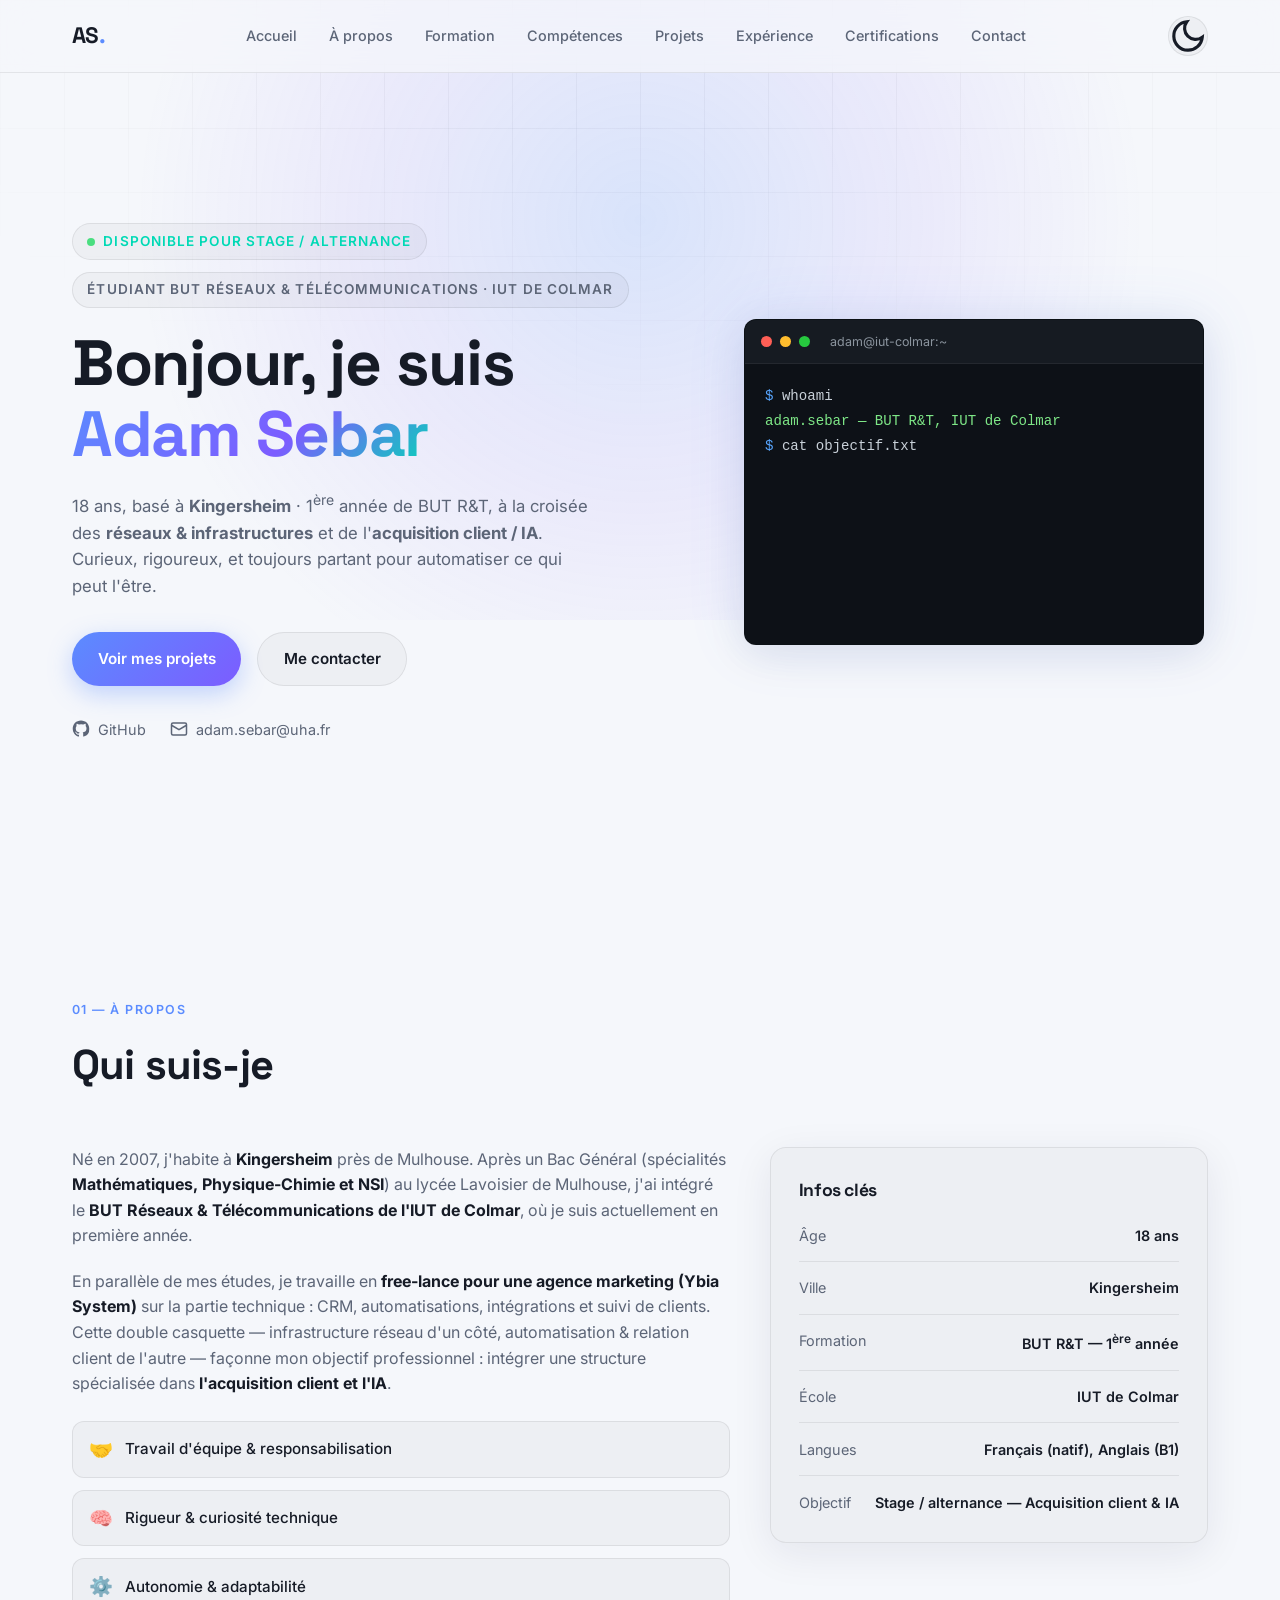
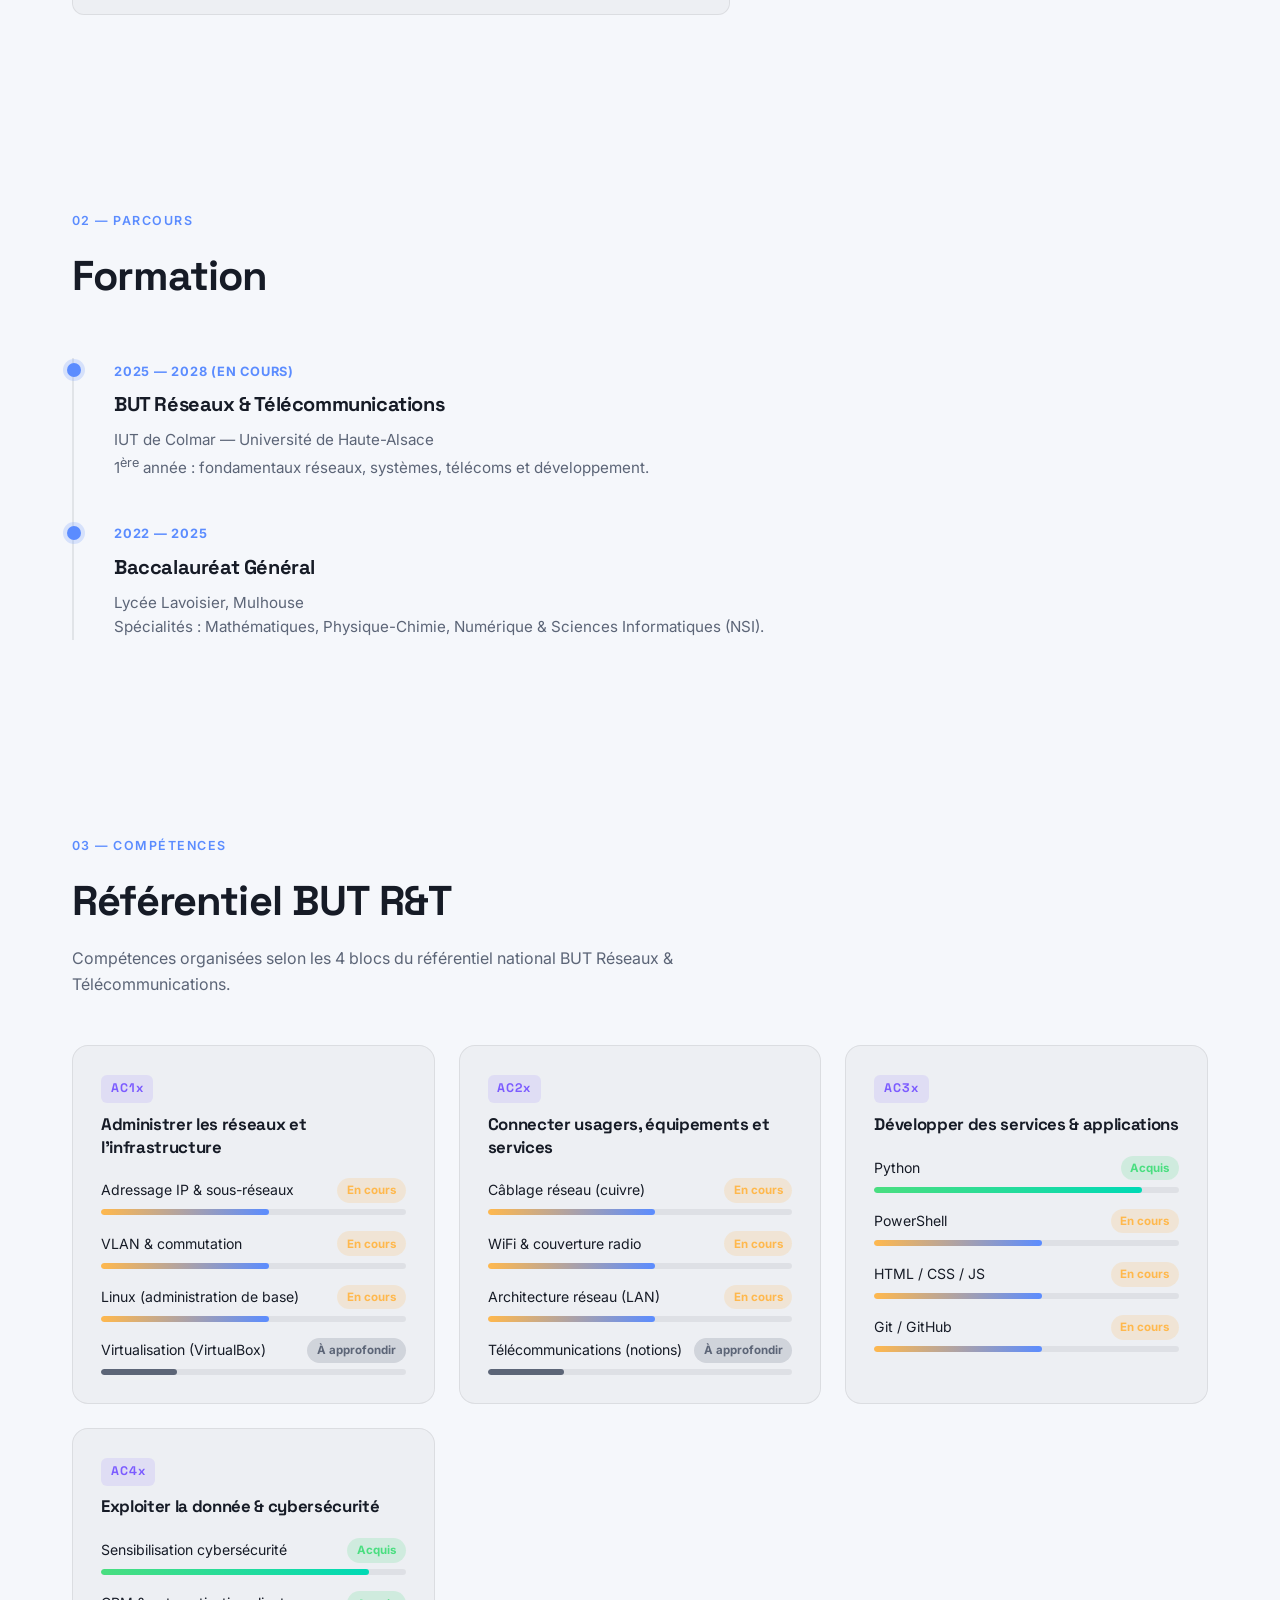
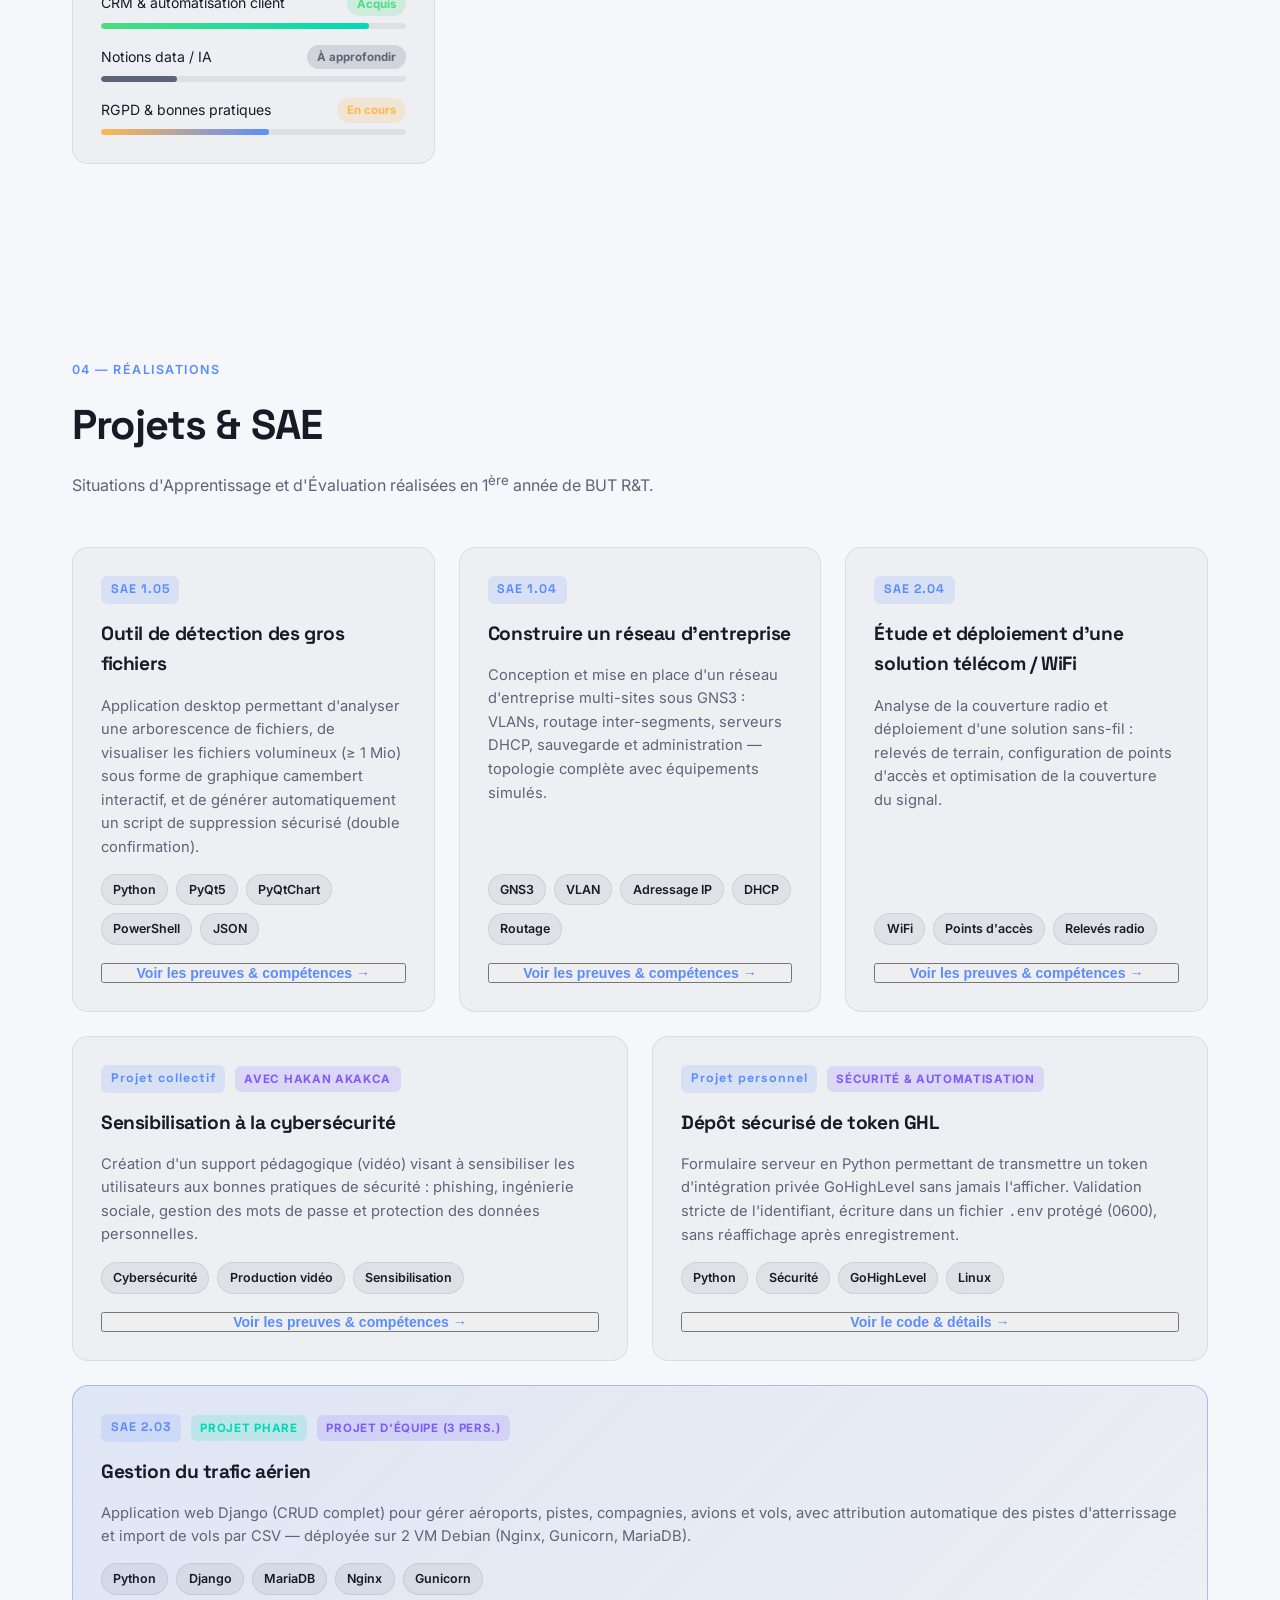
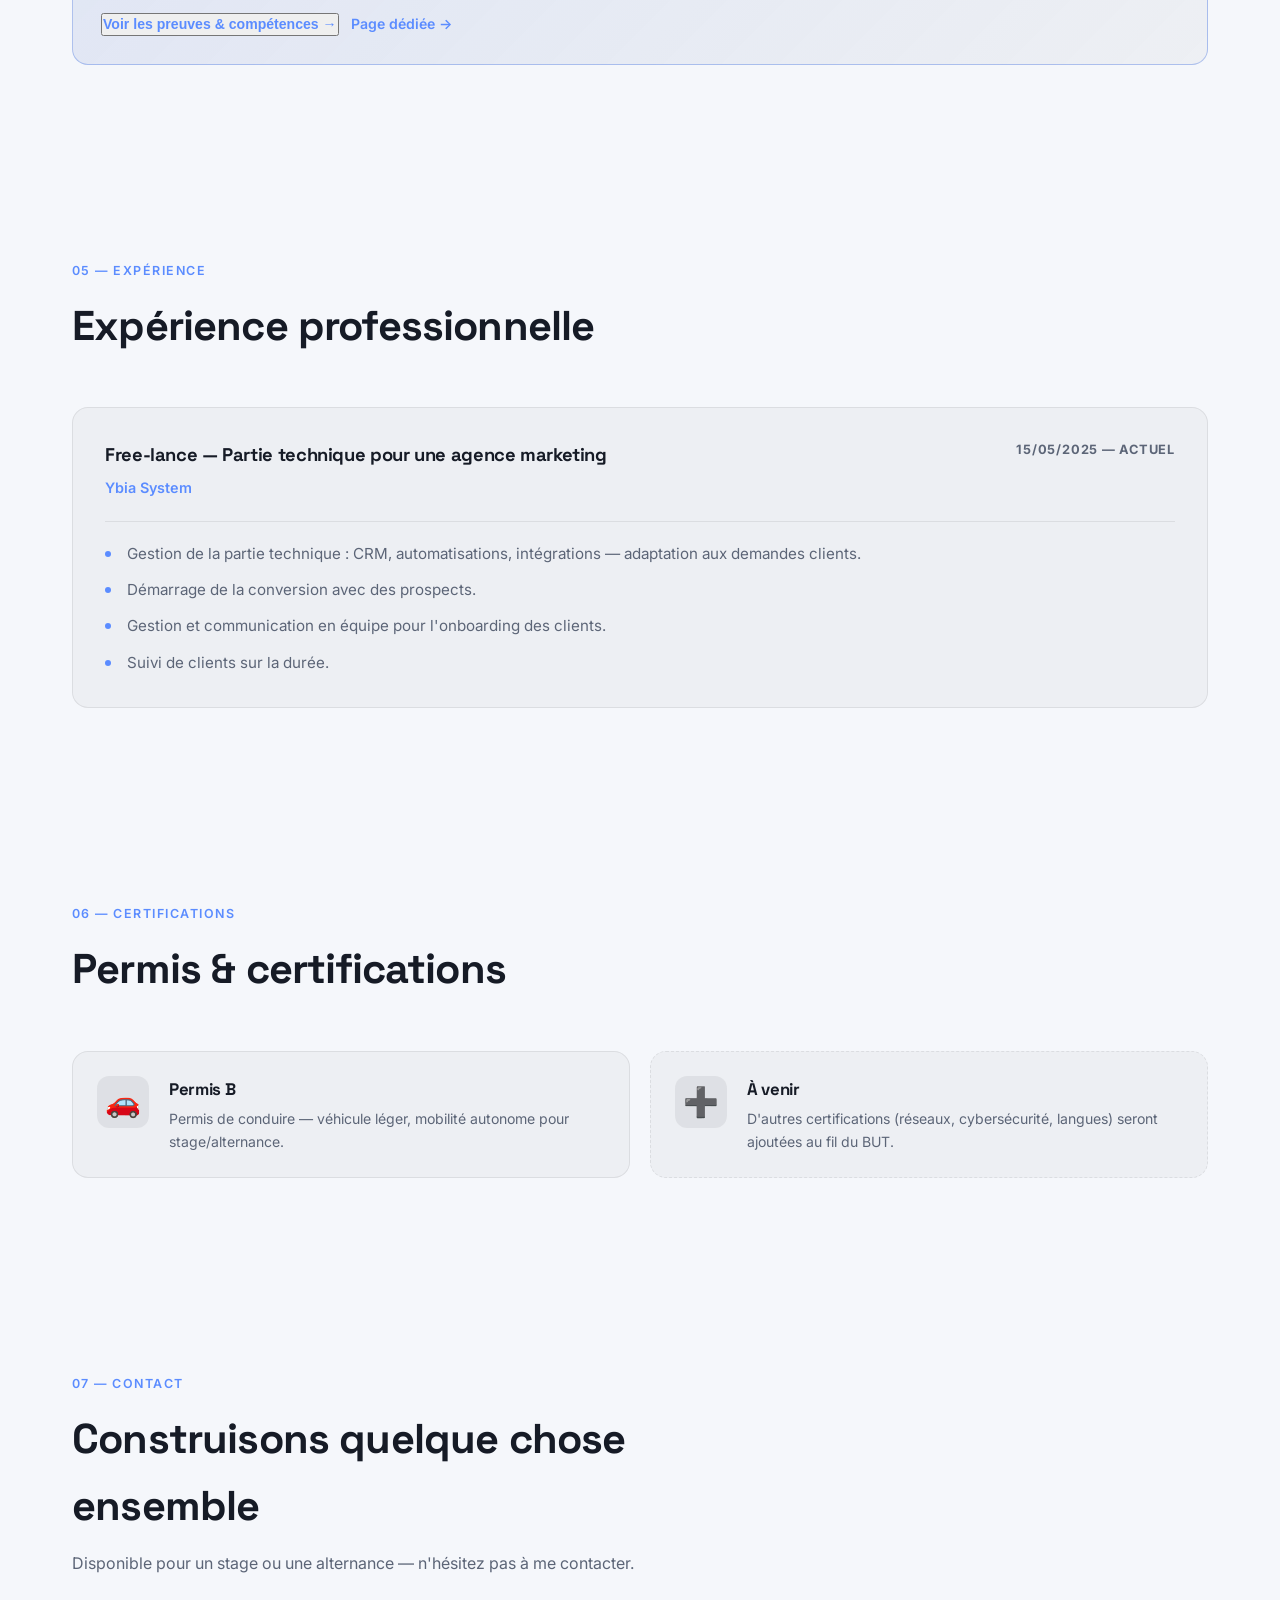
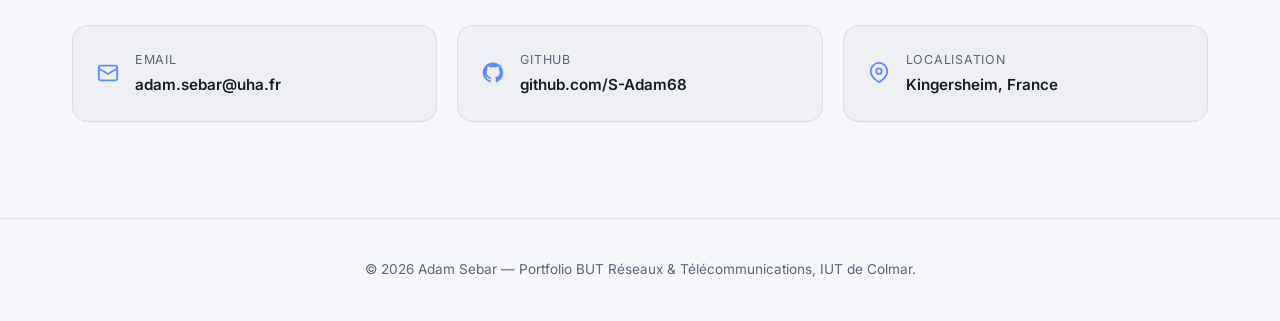
<file: index.html>
<!DOCTYPE html>
<html lang="fr">
<head>
<meta charset="UTF-8">
<meta name="viewport" content="width=device-width, initial-scale=1.0">
<title>Adam Sebar — Portfolio BUT R&T</title>
<link rel="stylesheet" href="css/style.css">
<link rel="preconnect" href="https://fonts.googleapis.com">
<link href="https://fonts.googleapis.com/css2?family=Space+Grotesk:wght@400;500;600;700&family=Inter:wght@300;400;500;600;700&display=swap" rel="stylesheet">
</head>
<body>

<div class="bg-grid"></div>
<div class="bg-glow"></div>

<header class="navbar">
  <div class="nav-inner">
    <a href="#home" class="logo">AS<span class="dot">.</span></a>
    <nav class="nav-links">
      <a href="#home">Accueil</a>
      <a href="#about">À propos</a>
      <a href="#formation">Formation</a>
      <a href="#skills">Compétences</a>
      <a href="#projects">Projets</a>
      <a href="#experience">Expérience</a>
      <a href="#certifications">Certifications</a>
      <a href="#contact">Contact</a>
    </nav>
    <div class="nav-actions">
      <button id="theme-toggle" aria-label="Changer de thème">
        <svg class="icon-sun" viewBox="0 0 24 24" fill="none" stroke="currentColor" stroke-width="2"><circle cx="12" cy="12" r="5"/><path d="M12 1v2M12 21v2M4.22 4.22l1.42 1.42M18.36 18.36l1.42 1.42M1 12h2M21 12h2M4.22 19.78l1.42-1.42M18.36 5.64l1.42-1.42"/></svg>
        <svg class="icon-moon" viewBox="0 0 24 24" fill="none" stroke="currentColor" stroke-width="2"><path d="M21 12.79A9 9 0 1111.21 3 7 7 0 0021 12.79z"/></svg>
      </button>
      <button class="burger" id="burger" aria-label="Menu">
        <span></span><span></span><span></span>
      </button>
    </div>
  </div>
  <nav class="nav-mobile" id="nav-mobile">
    <a href="#home">Accueil</a>
    <a href="#about">À propos</a>
    <a href="#formation">Formation</a>
    <a href="#skills">Compétences</a>
    <a href="#projects">Projets</a>
    <a href="#experience">Expérience</a>
    <a href="#contact">Contact</a>
  </nav>
</header>

<main>

  <!-- HERO -->
  <section id="home" class="hero">
    <div class="hero-content">
      <p class="eyebrow reveal"><span class="pulse-dot"></span>Disponible pour stage / alternance</p>
      <p class="eyebrow eyebrow-secondary reveal">Étudiant BUT Réseaux &amp; Télécommunications · IUT de Colmar</p>
      <h1 class="reveal">Bonjour, je suis <span class="gradient-text">Adam Sebar</span></h1>
      <p class="hero-text reveal">
        18 ans, basé à <strong>Kingersheim</strong> · 1<sup>ère</sup> année de BUT R&amp;T, à la croisée des
        <strong>réseaux &amp; infrastructures</strong> et de l'<strong>acquisition client / IA</strong>.
        Curieux, rigoureux, et toujours partant pour automatiser ce qui peut l'être.
      </p>
      <div class="hero-actions reveal">
        <a href="#projects" class="btn btn-primary">Voir mes projets</a>
        <a href="#contact" class="btn btn-ghost">Me contacter</a>
      </div>
      <div class="hero-links reveal">
        <a href="https://github.com/S-Adam68" target="_blank" rel="noopener">
          <svg viewBox="0 0 24 24" width="18" height="18" fill="currentColor"><path d="M12 .5C5.73.5.98 5.24.98 11.52c0 4.94 3.2 9.13 7.65 10.6.56.1.76-.24.76-.54 0-.27-.01-1-.02-1.96-3.11.68-3.77-1.5-3.77-1.5-.51-1.3-1.24-1.65-1.24-1.65-1.02-.7.08-.68.08-.68 1.12.08 1.71 1.15 1.71 1.15 1 1.7 2.62 1.21 3.26.93.1-.72.39-1.21.71-1.49-2.49-.28-5.1-1.24-5.1-5.54 0-1.22.44-2.22 1.15-3-.12-.28-.5-1.42.11-2.96 0 0 .94-.3 3.08 1.15a10.7 10.7 0 015.6 0c2.14-1.45 3.08-1.15 3.08-1.15.61 1.54.23 2.68.11 2.96.72.78 1.15 1.78 1.15 3 0 4.31-2.62 5.26-5.12 5.54.4.35.76 1.03.76 2.08 0 1.5-.01 2.71-.01 3.08 0 .3.2.65.77.54A10.52 10.52 0 0023.02 11.5C23.02 5.24 18.27.5 12 .5z"/></svg>
          GitHub
        </a>
        <a href="mailto:adam.sebar@uha.fr">
          <svg viewBox="0 0 24 24" width="18" height="18" fill="none" stroke="currentColor" stroke-width="2"><rect x="2" y="4" width="20" height="16" rx="2"/><path d="M2 7l10 6 10-6"/></svg>
          adam.sebar@uha.fr
        </a>
      </div>
    </div>
    <div class="hero-visual reveal">
      <div class="terminal">
        <div class="terminal-bar">
          <span class="dot dot-red"></span>
          <span class="dot dot-yellow"></span>
          <span class="dot dot-green"></span>
          <span class="terminal-title">adam@iut-colmar:~</span>
        </div>
        <div class="terminal-body" id="terminal-body"></div>
      </div>
    </div>
  </section>

  <!-- ABOUT -->
  <section id="about" class="section">
    <div class="section-head reveal">
      <span class="tag">01 — À propos</span>
      <h2>Qui suis-je</h2>
    </div>
    <div class="about-grid">
      <div class="about-text reveal">
        <p>
          Né en 2007, j'habite à <strong>Kingersheim</strong> près de Mulhouse. Après un Bac Général
          (spécialités <strong>Mathématiques, Physique-Chimie et NSI</strong>) au lycée Lavoisier de Mulhouse,
          j'ai intégré le <strong>BUT Réseaux &amp; Télécommunications de l'IUT de Colmar</strong>, où je suis
          actuellement en première année.
        </p>
        <p>
          En parallèle de mes études, je travaille en <strong>free-lance pour une agence marketing
          (Ybia System)</strong> sur la partie technique : CRM, automatisations, intégrations et suivi
          de clients. Cette double casquette — infrastructure réseau d'un côté, automatisation &amp;
          relation client de l'autre — façonne mon objectif professionnel : intégrer une structure
          spécialisée dans <strong>l'acquisition client et l'IA</strong>.
        </p>
        <ul class="quality-list">
          <li><span class="q-icon">🤝</span> Travail d'équipe &amp; responsabilisation</li>
          <li><span class="q-icon">🧠</span> Rigueur &amp; curiosité technique</li>
          <li><span class="q-icon">⚙️</span> Autonomie &amp; adaptabilité</li>
        </ul>
      </div>
      <div class="about-side reveal">
        <div class="info-card">
          <h3>Infos clés</h3>
          <ul>
            <li><span>Âge</span><span>18 ans</span></li>
            <li><span>Ville</span><span>Kingersheim</span></li>
            <li><span>Formation</span><span>BUT R&amp;T — 1<sup>ère</sup> année</span></li>
            <li><span>École</span><span>IUT de Colmar</span></li>
            <li><span>Langues</span><span>Français (natif), Anglais (B1)</span></li>
            <li><span>Objectif</span><span>Stage / alternance — Acquisition client &amp; IA</span></li>
          </ul>
        </div>
      </div>
    </div>
  </section>

  <!-- FORMATION -->
  <section id="formation" class="section">
    <div class="section-head reveal">
      <span class="tag">02 — Parcours</span>
      <h2>Formation</h2>
    </div>
    <div class="timeline">
      <div class="timeline-item reveal">
        <div class="timeline-dot"></div>
        <div class="timeline-content">
          <span class="timeline-date">2025 — 2028 (en cours)</span>
          <h3>BUT Réseaux &amp; Télécommunications</h3>
          <p>IUT de Colmar — Université de Haute-Alsace<br>1<sup>ère</sup> année : fondamentaux réseaux, systèmes, télécoms et développement.</p>
        </div>
      </div>
      <div class="timeline-item reveal">
        <div class="timeline-dot"></div>
        <div class="timeline-content">
          <span class="timeline-date">2022 — 2025</span>
          <h3>Baccalauréat Général</h3>
          <p>Lycée Lavoisier, Mulhouse<br>Spécialités : Mathématiques, Physique-Chimie, Numérique &amp; Sciences Informatiques (NSI).</p>
        </div>
      </div>
    </div>
  </section>

  <!-- SKILLS -->
  <section id="skills" class="section">
    <div class="section-head reveal">
      <span class="tag">03 — Compétences</span>
      <h2>Référentiel BUT R&amp;T</h2>
      <p class="section-sub">Compétences organisées selon les 4 blocs du référentiel national BUT Réseaux &amp; Télécommunications.</p>
    </div>

    <div class="skills-grid">

      <div class="skill-card reveal">
        <div class="skill-head">
          <span class="skill-code">AC1x</span>
          <h3>Administrer les réseaux et l'infrastructure</h3>
        </div>
        <ul class="skill-list">
          <li>
            <div class="skill-row"><span>Adressage IP &amp; sous-réseaux</span><span class="level level-cours">En cours</span></div>
            <div class="bar"><span class="bar-fill fill-cours"></span></div>
          </li>
          <li>
            <div class="skill-row"><span>VLAN &amp; commutation</span><span class="level level-cours">En cours</span></div>
            <div class="bar"><span class="bar-fill fill-cours"></span></div>
          </li>
          <li>
            <div class="skill-row"><span>Linux (administration de base)</span><span class="level level-cours">En cours</span></div>
            <div class="bar"><span class="bar-fill fill-cours"></span></div>
          </li>
          <li>
            <div class="skill-row"><span>Virtualisation (VirtualBox)</span><span class="level level-approfondir">À approfondir</span></div>
            <div class="bar"><span class="bar-fill fill-approfondir"></span></div>
          </li>
        </ul>
      </div>

      <div class="skill-card reveal">
        <div class="skill-head">
          <span class="skill-code">AC2x</span>
          <h3>Connecter usagers, équipements et services</h3>
        </div>
        <ul class="skill-list">
          <li>
            <div class="skill-row"><span>Câblage réseau (cuivre)</span><span class="level level-cours">En cours</span></div>
            <div class="bar"><span class="bar-fill fill-cours"></span></div>
          </li>
          <li>
            <div class="skill-row"><span>WiFi &amp; couverture radio</span><span class="level level-cours">En cours</span></div>
            <div class="bar"><span class="bar-fill fill-cours"></span></div>
          </li>
          <li>
            <div class="skill-row"><span>Architecture réseau (LAN)</span><span class="level level-cours">En cours</span></div>
            <div class="bar"><span class="bar-fill fill-cours"></span></div>
          </li>
          <li>
            <div class="skill-row"><span>Télécommunications (notions)</span><span class="level level-approfondir">À approfondir</span></div>
            <div class="bar"><span class="bar-fill fill-approfondir"></span></div>
          </li>
        </ul>
      </div>

      <div class="skill-card reveal">
        <div class="skill-head">
          <span class="skill-code">AC3x</span>
          <h3>Développer des services &amp; applications</h3>
        </div>
        <ul class="skill-list">
          <li>
            <div class="skill-row"><span>Python</span><span class="level level-acquis">Acquis</span></div>
            <div class="bar"><span class="bar-fill fill-acquis"></span></div>
          </li>
          <li>
            <div class="skill-row"><span>PowerShell</span><span class="level level-cours">En cours</span></div>
            <div class="bar"><span class="bar-fill fill-cours"></span></div>
          </li>
          <li>
            <div class="skill-row"><span>HTML / CSS / JS</span><span class="level level-cours">En cours</span></div>
            <div class="bar"><span class="bar-fill fill-cours"></span></div>
          </li>
          <li>
            <div class="skill-row"><span>Git / GitHub</span><span class="level level-cours">En cours</span></div>
            <div class="bar"><span class="bar-fill fill-cours"></span></div>
          </li>
        </ul>
      </div>

      <div class="skill-card reveal">
        <div class="skill-head">
          <span class="skill-code">AC4x</span>
          <h3>Exploiter la donnée &amp; cybersécurité</h3>
        </div>
        <ul class="skill-list">
          <li>
            <div class="skill-row"><span>Sensibilisation cybersécurité</span><span class="level level-acquis">Acquis</span></div>
            <div class="bar"><span class="bar-fill fill-acquis"></span></div>
          </li>
          <li>
            <div class="skill-row"><span>CRM &amp; automatisation client</span><span class="level level-acquis">Acquis</span></div>
            <div class="bar"><span class="bar-fill fill-acquis"></span></div>
          </li>
          <li>
            <div class="skill-row"><span>Notions data / IA</span><span class="level level-approfondir">À approfondir</span></div>
            <div class="bar"><span class="bar-fill fill-approfondir"></span></div>
          </li>
          <li>
            <div class="skill-row"><span>RGPD &amp; bonnes pratiques</span><span class="level level-cours">En cours</span></div>
            <div class="bar"><span class="bar-fill fill-cours"></span></div>
          </li>
        </ul>
      </div>

    </div>
  </section>

  <!-- PROJECTS -->
  <section id="projects" class="section">
    <div class="section-head reveal">
      <span class="tag">04 — Réalisations</span>
      <h2>Projets &amp; SAE</h2>
      <p class="section-sub">Situations d'Apprentissage et d'Évaluation réalisées en 1<sup>ère</sup> année de BUT R&amp;T.</p>
    </div>

    <div class="projects-grid">

      <!-- Ligne 1 : 3 SAE (moins importants) -->
      <div class="projects-row row-3">

        <article class="project-card reveal">
          <div class="project-top">
            <span class="project-code">SAE 1.05</span>
          </div>
          <h3>Outil de détection des gros fichiers</h3>
          <p>
            Application desktop permettant d'analyser une arborescence de fichiers, de visualiser les
            fichiers volumineux (≥ 1 Mio) sous forme de graphique camembert interactif, et de générer
            automatiquement un script de suppression sécurisé (double confirmation).
          </p>
          <ul class="tech-list">
            <li>Python</li><li>PyQt5</li><li>PyQtChart</li><li>PowerShell</li><li>JSON</li>
          </ul>
          <button class="project-link" onclick="openPopup('p-sae105')">Voir les preuves &amp; compétences →</button>
        </article>

        <article class="project-card reveal">
          <div class="project-top">
            <span class="project-code">SAE 1.04</span>
          </div>
          <h3>Construire un réseau d'entreprise</h3>
          <p>
            Conception et mise en place d'un réseau d'entreprise multi-sites sous GNS3 : VLANs,
            routage inter-segments, serveurs DHCP, sauvegarde et administration — topologie complète
            avec équipements simulés.
          </p>
          <ul class="tech-list">
            <li>GNS3</li><li>VLAN</li><li>Adressage IP</li><li>DHCP</li><li>Routage</li>
          </ul>
          <button class="project-link" onclick="openPopup('p-sae104')">Voir les preuves &amp; compétences →</button>
        </article>

        <article class="project-card reveal">
          <div class="project-top">
            <span class="project-code">SAE 2.04</span>
          </div>
          <h3>Étude et déploiement d'une solution télécom / WiFi</h3>
          <p>
            Analyse de la couverture radio et déploiement d'une solution sans-fil : relevés
            de terrain, configuration de points d'accès et optimisation de la couverture
            du signal.
          </p>
          <ul class="tech-list">
            <li>WiFi</li><li>Points d'accès</li><li>Relevés radio</li>
          </ul>
          <button class="project-link" onclick="openPopup('p-sae204')">Voir les preuves &amp; compétences →</button>
        </article>

      </div>

      <!-- Ligne 2 : Cybersécurité + Projet perso GHL -->
      <div class="projects-row row-2">

        <article class="project-card reveal">
          <div class="project-top">
            <span class="project-code">Projet collectif</span>
            <span class="project-pill pill-secondary">Avec Hakan Akakca</span>
          </div>
          <h3>Sensibilisation à la cybersécurité</h3>
          <p>
            Création d'un support pédagogique (vidéo) visant à sensibiliser les utilisateurs aux
            bonnes pratiques de sécurité : phishing, ingénierie sociale, gestion des mots de passe
            et protection des données personnelles.
          </p>
          <ul class="tech-list">
            <li>Cybersécurité</li><li>Production vidéo</li><li>Sensibilisation</li>
          </ul>
          <button class="project-link" onclick="openPopup('p-cyber')">Voir les preuves &amp; compétences →</button>
        </article>

        <article class="project-card reveal">
          <div class="project-top">
            <span class="project-code">Projet personnel</span>
            <span class="project-pill pill-secondary">Sécurité &amp; automatisation</span>
          </div>
          <h3>Dépôt sécurisé de token GHL</h3>
          <p>
            Formulaire serveur en Python permettant de transmettre un token d'intégration privée
            GoHighLevel sans jamais l'afficher. Validation stricte de l'identifiant, écriture
            dans un fichier <code>.env</code> protégé (0600), sans réaffichage après enregistrement.
          </p>
          <ul class="tech-list">
            <li>Python</li><li>Sécurité</li><li>GoHighLevel</li><li>Linux</li>
          </ul>
          <button class="project-link" onclick="openPopup('p-ghl-token')">Voir le code &amp; détails →</button>
        </article>

      </div>

      <!-- Ligne 3 : SAE 2.03 — projet phare, grand bloc seul -->
      <div class="projects-row row-1">

        <article class="project-card featured reveal">
          <div class="project-top">
            <span class="project-code">SAE 2.03</span>
            <span class="project-pill">Projet phare</span>
            <span class="project-pill pill-secondary">Projet d'équipe (3 pers.)</span>
          </div>
          <h3>Gestion du trafic aérien</h3>
          <p>
            Application web Django (CRUD complet) pour gérer aéroports, pistes, compagnies, avions
            et vols, avec attribution automatique des pistes d'atterrissage et import de vols par
            CSV — déployée sur 2 VM Debian (Nginx, Gunicorn, MariaDB).
          </p>
          <ul class="tech-list">
            <li>Python</li><li>Django</li><li>MariaDB</li><li>Nginx</li><li>Gunicorn</li>
          </ul>
          <div style="display:flex;gap:.75rem;flex-wrap:wrap;margin-top:auto;">
            <button class="project-link" onclick="openPopup('p-sae203')">Voir les preuves &amp; compétences →</button>
            <a class="project-link" href="projets/sae-2-03-trafic-aerien.html">Page dédiée →</a>
          </div>
        </article>

      </div>

    </div>
  </section>

  <!-- EXPERIENCE -->
  <section id="experience" class="section">
    <div class="section-head reveal">
      <span class="tag">05 — Expérience</span>
      <h2>Expérience professionnelle</h2>
    </div>
    <div class="exp-card reveal">
      <div class="exp-head">
        <div>
          <h3>Free-lance — Partie technique pour une agence marketing</h3>
          <span class="exp-company">Ybia System</span>
        </div>
        <span class="exp-date">15/05/2025 — Actuel</span>
      </div>
      <ul class="exp-list">
        <li>Gestion de la partie technique : CRM, automatisations, intégrations — adaptation aux demandes clients.</li>
        <li>Démarrage de la conversion avec des prospects.</li>
        <li>Gestion et communication en équipe pour l'onboarding des clients.</li>
        <li>Suivi de clients sur la durée.</li>
      </ul>
    </div>
  </section>

  <!-- CERTIFICATIONS -->
  <section id="certifications" class="section">
    <div class="section-head reveal">
      <span class="tag">06 — Certifications</span>
      <h2>Permis &amp; certifications</h2>
    </div>
    <div class="cert-grid">
      <div class="cert-card reveal">
        <div class="cert-icon">🚗</div>
        <div>
          <h3>Permis B</h3>
          <p>Permis de conduire — véhicule léger, mobilité autonome pour stage/alternance.</p>
        </div>
      </div>
      <div class="cert-card cert-placeholder reveal">
        <div class="cert-icon">➕</div>
        <div>
          <h3>À venir</h3>
          <p>D'autres certifications (réseaux, cybersécurité, langues) seront ajoutées au fil du BUT.</p>
        </div>
      </div>
    </div>
  </section>

  <!-- CONTACT -->
  <section id="contact" class="section">
    <div class="section-head reveal">
      <span class="tag">07 — Contact</span>
      <h2>Construisons quelque chose ensemble</h2>
      <p class="section-sub">Disponible pour un stage ou une alternance — n'hésitez pas à me contacter.</p>
    </div>
    <div class="contact-grid reveal">
      <a class="contact-card" href="mailto:adam.sebar@uha.fr">
        <svg viewBox="0 0 24 24" width="22" height="22" fill="none" stroke="currentColor" stroke-width="2"><rect x="2" y="4" width="20" height="16" rx="2"/><path d="M2 7l10 6 10-6"/></svg>
        <div>
          <span class="contact-label">Email</span>
          <span class="contact-value">adam.sebar@uha.fr</span>
        </div>
      </a>
      <a class="contact-card" href="https://github.com/S-Adam68" target="_blank" rel="noopener">
        <svg viewBox="0 0 24 24" width="22" height="22" fill="currentColor"><path d="M12 .5C5.73.5.98 5.24.98 11.52c0 4.94 3.2 9.13 7.65 10.6.56.1.76-.24.76-.54 0-.27-.01-1-.02-1.96-3.11.68-3.77-1.5-3.77-1.5-.51-1.3-1.24-1.65-1.24-1.65-1.02-.7.08-.68.08-.68 1.12.08 1.71 1.15 1.71 1.15 1 1.7 2.62 1.21 3.26.93.1-.72.39-1.21.71-1.49-2.49-.28-5.1-1.24-5.1-5.54 0-1.22.44-2.22 1.15-3-.12-.28-.5-1.42.11-2.96 0 0 .94-.3 3.08 1.15a10.7 10.7 0 015.6 0c2.14-1.45 3.08-1.15 3.08-1.15.61 1.54.23 2.68.11 2.96.72.78 1.15 1.78 1.15 3 0 4.31-2.62 5.26-5.12 5.54.4.35.76 1.03.76 2.08 0 1.5-.01 2.71-.01 3.08 0 .3.2.65.77.54A10.52 10.52 0 0023.02 11.5C23.02 5.24 18.27.5 12 .5z"/></svg>
        <div>
          <span class="contact-label">GitHub</span>
          <span class="contact-value">github.com/S-Adam68</span>
        </div>
      </a>
      <div class="contact-card no-link">
        <svg viewBox="0 0 24 24" width="22" height="22" fill="none" stroke="currentColor" stroke-width="2"><path d="M21 10c0 7-9 12-9 12s-9-5-9-12a9 9 0 0118 0z"/><circle cx="12" cy="10" r="3"/></svg>
        <div>
          <span class="contact-label">Localisation</span>
          <span class="contact-value">Kingersheim, France</span>
        </div>
      </div>
    </div>
  </section>

<!-- ========== POPUPS PREUVES ========== -->

<!-- SAE 1.05 -->
<div class="popup-overlay" id="p-sae105">
  <div class="popup-box">
    <div class="popup-close"><button onclick="closePopup('p-sae105')">✕</button></div>
    <span class="popup-code-badge">SAE 1.05</span>
    <h2>Outil de détection des gros fichiers</h2>

    <div class="popup-section">
      <h4>📋 Contexte</h4>
      <p>Application desktop développée en Python/PyQt5 pour analyser une arborescence de fichiers, identifier les fichiers ≥ 1 Mio et générer automatiquement un script PowerShell de suppression sécurisé (avec double confirmation).</p>
    </div>

    <div class="popup-section">
      <h4>🛠️ Tâches réalisées personnellement</h4>
      <ul>
        <li><strong>Module d'analyse</strong> : parcours récursif de l'arborescence, filtrage par taille, export JSON.</li>
        <li><strong>Interface graphique PyQt5</strong> : fenêtre principale, onglets, graphique camembert interactif (PyQtChart), légende paginée (25 items/page).</li>
        <li><strong>Génération du script PowerShell</strong> : construction du fichier <code>Suppression_Fichiers.ps1</code> avec double confirmation "OUI".</li>
      </ul>
    </div>

    <div class="popup-section">
      <h4>🖼️ Preuves</h4>
      <div class="proof-visual">
        <a class="proof-link" href="https://docs.google.com/presentation/d/1Hb5dk5Ylq6TsFJB2C_wUBq_0Lq9yMc407RE_o0-np4s/edit?usp=sharing" target="_blank" rel="noopener">📊 Présentation du projet (Google Slides) →</a>
        <pre class="popup-code"><span class="cm"># Analyse_Arborescence_.py — parcours récursif</span>
<span class="kw">def</span> <span class="fn">analyser</span>(repertoire):
    resultats = []
    <span class="kw">for</span> racine, dossiers, fichiers <span class="kw">in</span> os.walk(repertoire):
        <span class="kw">for</span> f <span class="kw">in</span> fichiers:
            chemin = os.path.join(racine, f)
            taille = os.path.getsize(chemin)
            <span class="kw">if</span> taille >= TAILLE_MINI_FICHIER_EN_MEBI_OCTET * <span class="nm">1024</span> * <span class="nm">1024</span>:
                resultats.append([chemin, taille])
    <span class="kw">return</span> resultats[:<span class="nm">NB_MAXI_FICHIERS</span>]</pre>
      </div>
    </div>

    <div class="popup-section">
      <h4>🎓 Apprentissages Critiques (AC) validés</h4>
      <ul class="ac-list">
        <li><strong>AC23.01</strong> — Utiliser des outils informatiques et logiciels de traitement de données.<br><span class="ac-justif">Justification : J'ai développé l'application complète en Python (analyse, GUI PyQt5, export JSON), produisant un outil fonctionnel de traitement de données fichier.</span></li>
        <li><strong>AC13.02</strong> — Administrer et gérer les ressources du poste de travail et les scripts.<br><span class="ac-justif">Justification : J'ai écrit le script PowerShell d'automatisation de la suppression, orchestré par un script PS1 principal.</span></li>
      </ul>
    </div>

    <div class="popup-section">
      <h4>🎯 Composantes Essentielles (CE) mobilisées</h4>
      <ul class="ac-list ce">
        <li><strong>CE3.01</strong> — Utiliser des langages de programmation adaptés au domaine.<br><span class="ac-justif">Action : Python pour l'analyse et l'interface graphique, PowerShell pour la gestion système.</span></li>
        <li><strong>CE3.03</strong> — Concevoir et réaliser des outils logiciels pour les services réseaux.<br><span class="ac-justif">Action : Conception d'un outil complet de gestion des ressources disque avec interface utilisateur dédiée.</span></li>
      </ul>
    </div>

    <div class="popup-actions">
      <a class="btn-popup primary" href="https://github.com/S-Adam68" target="_blank" rel="noopener">Voir le code GitHub</a>
    </div>
  </div>
</div>

<!-- SAE 1.04 -->
<div class="popup-overlay" id="p-sae104">
  <div class="popup-box">
    <div class="popup-close"><button onclick="closePopup('p-sae104')">✕</button></div>
    <span class="popup-code-badge">SAE 1.04</span>
    <h2>Construire un réseau informatique simple</h2>

    <div class="popup-section">
      <h4>📋 Contexte</h4>
      <p>Conception et déploiement d'un réseau local complet : plan d'adressage, segmentation en VLANs, configuration d'un switch manageable et d'un routeur, tests de connectivité inter-segments.</p>
    </div>

    <div class="popup-section">
      <h4>🛠️ Tâches réalisées personnellement</h4>
      <ul>
        <li><strong>Plan d'adressage</strong> : découpage VLSM en sous-réseaux adaptés aux besoins.</li>
        <li><strong>Configuration VLANs</strong> : création et association des VLANs sur switch Cisco.</li>
        <li><strong>Routage inter-VLAN</strong> : configuration des interfaces et des routes statiques.</li>
        <li><strong>Tests &amp; validation</strong> : ping inter-postes et vérification des ACL.</li>
      </ul>
    </div>

    <div class="popup-section">
      <h4>🖼️ Preuves</h4>
      <div class="proof-visual">
        <img src="assets/img/gns3-schema.png" alt="Topologie GNS3 — réseau d'entreprise avec VLANs" style="max-width:100%;border-radius:6px;border:1px solid var(--border);">
        <pre class="popup-code"><span class="cm"># Configuration VLANs — commutateur-1 ET commutateur-fed</span>
vlan <span class="nm">100</span>
 name administration
vlan <span class="nm">200</span>
 name developpeur
vlan <span class="nm">300</span>
 name administrateur
vlan <span class="nm">999</span>
 name natif-securise
exit
vlan dot1q tag native</pre>
        <p style="color:var(--text-muted);font-size:.82rem;margin-top:.4rem;">VLAN 100 — 192.168.75.0/29 · VLAN 200 — 192.168.75.8/29 · VLAN 300 — 192.168.75.16/29 · VLAN 999 natif sécurisé (pas de SVI)</p>
      </div>
    </div>

    <div class="popup-section">
      <h4>🎓 Apprentissages Critiques (AC) validés</h4>
      <ul class="ac-list">
        <li><strong>AC11.03</strong> — Configurer les fonctions de base du réseau local.<br><span class="ac-justif">Justification : Mise en place complète de la segmentation VLAN et du routage inter-VLAN sur équipements Cisco.</span></li>
        <li><strong>AC11.04</strong> — Maîtriser les rôles et principes des systèmes d'exploitation réseau.<br><span class="ac-justif">Justification : Utilisation de l'IOS Cisco en mode configuration pour paramétrer switch et routeur.</span></li>
      </ul>
    </div>

    <div class="popup-section">
      <h4>🎯 Composantes Essentielles (CE) mobilisées</h4>
      <ul class="ac-list ce">
        <li><strong>CE1.01</strong> — Choisir les solutions et technologies réseaux adaptées.<br><span class="ac-justif">Action : Architecture en VLANs choisie pour segmenter le trafic et améliorer la sécurité du réseau.</span></li>
        <li><strong>CE1.04</strong> — Communiquer avec les acteurs du projet.<br><span class="ac-justif">Action : Documentation technique claire du plan d'adressage et des choix d'architecture.</span></li>
      </ul>
    </div>
  </div>
</div>

<!-- SAE 2.03 -->
<div class="popup-overlay" id="p-sae203">
  <div class="popup-box">
    <div class="popup-close"><button onclick="closePopup('p-sae203')">✕</button></div>
    <span class="popup-code-badge">SAE 2.03 — Projet phare</span>
    <h2>Gestion du trafic aérien</h2>

    <div class="popup-section">
      <h4>📋 Contexte</h4>
      <p>Application web Django (CRUD complet) pour gérer aéroports, pistes, compagnies, types d'avions, avions et vols. Logique d'attribution automatique de piste avec vérification de disponibilité (fenêtre ±10 min, suggestion +15 min). Déployée sur 2 VM Debian (Nginx + Gunicorn + MariaDB). Équipe : Adam, Jordan, Yacine.</p>
    </div>

    <div class="popup-section">
      <h4>🛠️ Tâches réalisées personnellement</h4>
      <ul>
        <li><strong>Setup Django</strong> : initialisation du projet, configuration settings/urls.</li>
        <li><strong>models.py + migrations</strong> : conception du schéma relationnel complet (6 entités, FK, related_name).</li>
        <li><strong>CRUD Aéroport &amp; TypeAvion</strong> : vues, formulaires et templates pour les deux entités.</li>
        <li><strong>Algorithme critique</strong> : fonction <code>trouver_piste_libre()</code> — filtrage longueur, blocage ±10 min, suggestion +15 min.</li>
        <li><strong>Import CSV</strong> : définition du format et implémentation de l'import de vols en masse.</li>
        <li><strong>Déploiement</strong> : installation VM Debian, configuration Nginx/Gunicorn, procédure d'installation.</li>
      </ul>
    </div>

    <div class="popup-section">
      <h4>🖼️ Preuves</h4>
      <div class="proof-visual">
        <img src="assets/img/trafic-aerien-dashboard.png" alt="Tableau de bord — application Trafic Aérien" style="max-width:100%;border-radius:6px;border:1px solid var(--border);margin-bottom:.75rem;" onerror="this.style.display='none';this.nextElementSibling.style.display='block'">
        <div style="display:none;padding:.75rem;border:2px dashed rgba(255,255,255,.12);border-radius:8px;color:#8b949e;font-size:.82rem;text-align:center;margin-bottom:.75rem;">📸 Dashboard Django — à déposer dans assets/img/trafic-aerien-dashboard.png</div>
        <pre class="popup-code"><span class="cm"># trouver_piste_libre() — logique d'attribution automatique</span>
<span class="kw">def</span> <span class="fn">trouver_piste_libre</span>(aeroport_arrivee, type_avion, heure_arrivee):
    pistes = Piste.objects.filter(
        aeroport=aeroport_arrivee,
        longueur__gte=type_avion.longueur_piste_necessaire
    )
    <span class="kw">for</span> piste <span class="kw">in</span> pistes:
        debut = heure_arrivee - timedelta(minutes=<span class="nm">10</span>)
        fin   = heure_arrivee + timedelta(minutes=<span class="nm">10</span>)
        <span class="kw">if not</span> Vol.objects.filter(piste_arrivee=piste,
                datetime_arrivee__gte=debut, datetime_arrivee__lte=fin):
            <span class="kw">return</span> piste, heure_arrivee
    <span class="kw">return</span> <span class="kw">None</span>, heure_arrivee + timedelta(minutes=<span class="nm">15</span>)</pre>
      </div>
    </div>

    <div class="popup-section">
      <h4>🎓 Apprentissages Critiques (AC) validés</h4>
      <ul class="ac-list">
        <li><strong>AC23.01</strong> — Utiliser des outils informatiques et logiciels de traitement de données.<br><span class="ac-justif">Justification : Développement complet d'une application web avec Django ORM et MariaDB, traitant des données structurées complexes (vols, pistes, contraintes temporelles).</span></li>
        <li><strong>AC21.01</strong> — Déployer et caractériser des solutions réseau dans des contextes variés.<br><span class="ac-justif">Justification : Déploiement de l'application sur 2 VM Debian avec configuration Nginx (reverse proxy) et Gunicorn (serveur WSGI), reproduisant une architecture de production.</span></li>
        <li><strong>AC13.02</strong> — Administrer et gérer les ressources du poste de travail.<br><span class="ac-justif">Justification : Administration des VMs Linux (installation paquets, services systemd, configuration réseau interne entre VMs).</span></li>
      </ul>
    </div>

    <div class="popup-section">
      <h4>🎯 Composantes Essentielles (CE) mobilisées</h4>
      <ul class="ac-list ce">
        <li><strong>CE3.01</strong> — Utiliser des langages de programmation adaptés.<br><span class="ac-justif">Action : Python/Django pour le backend, SQL (MariaDB) pour la persistance, HTML/Bootstrap pour le frontend.</span></li>
        <li><strong>CE3.03</strong> — Concevoir et réaliser des outils logiciels pour les services réseaux.<br><span class="ac-justif">Action : Algorithme d'attribution de piste traduisant une contrainte métier aéronautique en logique programmée testable.</span></li>
      </ul>
    </div>

    <div class="popup-actions">
      <a class="btn-popup primary" href="projets/sae-2-03-trafic-aerien.html">Page complète du projet</a>
      <a class="btn-popup" href="https://github.com/S-Adam68/sae-trafic-aerien" target="_blank" rel="noopener">GitHub</a>
      <a class="btn-popup" href="projets/gantt-trafic-aerien.html" target="_blank" rel="noopener">Diagramme de Gantt</a>
    </div>
  </div>
</div>

<!-- SAE 2.04 -->
<div class="popup-overlay" id="p-sae204">
  <div class="popup-box">
    <div class="popup-close"><button onclick="closePopup('p-sae204')">✕</button></div>
    <span class="popup-code-badge">SAE 2.04 — avec Hakan Akakca</span>
    <h2>Étude et déploiement d'une solution télécom / WiFi</h2>

    <div class="popup-section">
      <h4>📋 Contexte</h4>
      <p>Analyse de la couverture radio d'un bâtiment et déploiement d'une solution WiFi : relevés de terrain, heatmap de couverture, configuration de points d'accès et optimisation du signal.</p>
    </div>

    <div class="popup-section">
      <h4>🛠️ Tâches réalisées personnellement</h4>
      <ul>
        <li><strong>Relevés terrain</strong> : mesure des niveaux de signal WiFi par zone du bâtiment.</li>
        <li><strong>Cartographie</strong> : production d'une heatmap de couverture radio.</li>
        <li><strong>Configuration AP</strong> : paramétrage des points d'accès (SSID, canal, puissance).</li>
        <li><strong>Analyse &amp; recommandations</strong> : rapport d'optimisation de la couverture.</li>
      </ul>
    </div>

    <div class="popup-section">
      <h4>🖼️ Preuves</h4>
      <div class="proof-visual">
        <a class="proof-link" href="https://github.com/kior5234-blip/depot-projet/blob/main/Analyse.pdf" target="_blank" rel="noopener">📄 Rapport d'analyse WiFi (PDF) →</a>
      </div>
    </div>

    <div class="popup-section">
      <h4>🎓 Apprentissages Critiques (AC) validés</h4>
      <ul class="ac-list">
        <li><strong>AC12.03</strong> — Comprendre les architectures des équipements d'un réseau de télécommunications.<br><span class="ac-justif">Justification : Configuration et analyse d'équipements WiFi (points d'accès, contrôleurs), compréhension des standards 802.11.</span></li>
        <li><strong>AC11.01</strong> — Maîtriser les lois fondamentales de l'électricité pour intervenir sur des équipements.<br><span class="ac-justif">Justification : Mesure et interprétation des niveaux de signal radio (dBm) et compréhension de la propagation des ondes.</span></li>
      </ul>
    </div>

    <div class="popup-section">
      <h4>🎯 Composantes Essentielles (CE) mobilisées</h4>
      <ul class="ac-list ce">
        <li><strong>CE2.01</strong> — Mesurer et analyser les signaux.<br><span class="ac-justif">Action : Relevés de mesures WiFi systématiques et production d'une cartographie de couverture exploitable.</span></li>
        <li><strong>CE2.04</strong> — Déployer des équipements de réseaux sans fil.<br><span class="ac-justif">Action : Configuration et optimisation du positionnement des points d'accès pour maximiser la couverture.</span></li>
      </ul>
    </div>
  </div>
</div>

<!-- Projet perso GHL token -->
<div class="popup-overlay" id="p-ghl-token">
  <div class="popup-box">
    <div class="popup-close"><button onclick="closePopup('p-ghl-token')">✕</button></div>
    <span class="popup-code-badge">Projet personnel — Sécurité &amp; automatisation</span>
    <h2>Dépôt sécurisé de token GHL</h2>

    <div class="popup-section">
      <h4>📋 Contexte</h4>
      <p>Dans le cadre de mon travail avec l'agence Ybia System, j'avais besoin de transmettre des tokens d'intégration privée GoHighLevel à un serveur sans les exposer dans une conversation ou un fichier public. J'ai développé un formulaire serveur en Python qui reçoit le token, le valide, l'écrit dans un fichier <code>.env</code> protégé et ne l'affiche jamais après enregistrement.</p>
    </div>

    <div class="popup-section">
      <h4>🖼️ Preuves</h4>
      <div class="proof-visual">
        <img src="assets/img/ghl-token-form.JPG" alt="Formulaire de dépôt sécurisé de token GHL" style="max-width:100%;border-radius:6px;border:1px solid var(--border);" onerror="this.style.display='none';this.nextElementSibling.style.display='block'">
        <div style="display:none;padding:.75rem;border:2px dashed rgba(255,255,255,.12);border-radius:8px;color:#8b949e;font-size:.82rem;text-align:center;">📸 Capture du formulaire — à déposer dans assets/img/ghl-token-form.png</div>
        <p style="color:var(--text-muted);font-size:.82rem;margin-top:.4rem;">Le formulaire permet de déposer un token privé GHL : l'utilisateur renseigne le Location ID et le token, enregistré directement côté serveur sans jamais être réaffiché.</p>
      </div>
    </div>

    <div class="popup-section">
      <h4>💻 Extrait de code essentiel</h4>
      <pre class="popup-code"><span class="cm"># Validation stricte de l'identifiant et du token</span>
ENV_PATH = Path(<span class="st">"/opt/data/.env"</span>)
LOCATION_RE = re.compile(<span class="st">r"^[A-Za-z0-9_-]{8,80}$"</span>)

<span class="kw">def</span> <span class="fn">write_env_value</span>(key_name: str, key_value: str) -> <span class="kw">None</span>:
    lines = ENV_PATH.read_text(errors=<span class="st">"ignore"</span>).splitlines() <span class="kw">if</span> ENV_PATH.exists() <span class="kw">else</span> []
    out = []
    updated = <span class="kw">False</span>
    <span class="kw">for</span> line <span class="kw">in</span> lines:
        <span class="kw">if</span> line.strip().startswith(<span class="st">f"</span>{key_name}<span class="st">="</span>):
            out.append(<span class="st">f"</span>{key_name}<span class="st">=</span>{key_value}<span class="st">"</span>)
            updated = <span class="kw">True</span>
        <span class="kw">else</span>:
            out.append(line)
    <span class="kw">if not</span> updated:
        out.append(<span class="st">f"</span>{key_name}<span class="st">=</span>{key_value}<span class="st">"</span>)
    ENV_PATH.write_text(<span class="st">"\n"</span>.join(out) + <span class="st">"\n"</span>)
    os.chmod(ENV_PATH, <span class="nm">0o600</span>)  <span class="cm"># accès serveur uniquement</span>

<span class="cm"># Récupération et validation des entrées formulaire</span>
location_id = form.get(<span class="st">"location_id"</span>, [<span class="st">""</span>])[<span class="nm">0</span>].strip()
token       = form.get(<span class="st">"token"</span>,       [<span class="st">""</span>])[<span class="nm">0</span>].strip()

<span class="kw">if not</span> LOCATION_RE.match(location_id):
    <span class="kw">raise</span> ValueError(<span class="st">"Location ID invalide"</span>)
<span class="kw">if</span> len(token) < <span class="nm">20</span> <span class="kw">or</span> <span class="st">"\n"</span> <span class="kw">in</span> token:
    <span class="kw">raise</span> ValueError(<span class="st">"Token invalide"</span>)

key_name = <span class="st">f"GHL_LOCATION_TOKEN_</span>{location_id}<span class="st">"</span>
write_env_value(key_name, token)</pre>
      <p style="color:var(--text-muted);font-size:.85rem;margin-top:.75rem;">Validation du Location ID par regex, nom de variable structuré <code>GHL_LOCATION_TOKEN_&lt;ID&gt;</code>, écriture dans <code>.env</code> avec permissions <code>0600</code> — le token n'est jamais réaffiché ni transmis dans une conversation.</p>
    </div>

  </div>
</div>

<!-- Cybersécurité -->
<div class="popup-overlay" id="p-cyber">
  <div class="popup-box">
    <div class="popup-close"><button onclick="closePopup('p-cyber')">✕</button></div>
    <span class="popup-code-badge">Projet collectif — avec Hakan Akakca</span>
    <h2>Sensibilisation à la cybersécurité</h2>

    <div class="popup-section">
      <h4>📋 Contexte</h4>
      <p>Création d'un support pédagogique vidéo destiné à sensibiliser des utilisateurs non techniques aux bonnes pratiques de sécurité informatique : phishing, ingénierie sociale, gestion des mots de passe et protection des données personnelles.</p>
    </div>

    <div class="popup-section">
      <h4>🛠️ Tâches réalisées personnellement</h4>
      <ul>
        <li><strong>Scénario &amp; script</strong> : rédaction du contenu pédagogique et du storyboard.</li>
        <li><strong>Production</strong> : tournage et montage des séquences de sensibilisation.</li>
        <li><strong>Thèmes couverts</strong> : reconnaissance du phishing, mots de passe forts, authentification à deux facteurs, RGPD.</li>
      </ul>
    </div>

    <div class="popup-section">
      <h4>🖼️ Preuves</h4>
      <div class="proof-visual">
        <a class="proof-link" href="https://www.youtube.com/watch?v=PUOPbD3qgug" target="_blank" rel="noopener">▶ Vidéo de sensibilisation — YouTube →</a>
      </div>
    </div>

    <div class="popup-section">
      <h4>🎓 Apprentissages Critiques (AC) validés</h4>
      <ul class="ac-list">
        <li><strong>AC24.01Cyber</strong> — Sensibiliser les utilisateurs aux risques de sécurité.<br><span class="ac-justif">Justification : Création d'un support vidéo complet couvrant les principales menaces auxquelles font face les utilisateurs non techniques.</span></li>
        <li><strong>AC24.05Cyber</strong> — Mettre en œuvre les bonnes pratiques de sécurité.<br><span class="ac-justif">Justification : Présentation opérationnelle des gestes de sécurité (mots de passe, 2FA, vigilance phishing) avec exemples concrets.</span></li>
      </ul>
    </div>

    <div class="popup-section">
      <h4>🎯 Composantes Essentielles (CE) mobilisées</h4>
      <ul class="ac-list ce">
        <li><strong>CE4.01</strong> — Participer à la valorisation de l'image de l'organisation sur les médias numériques.<br><span class="ac-justif">Action : Production d'un contenu vidéo professionnel et pédagogique diffusable auprès d'un public large.</span></li>
        <li><strong>CE4.02</strong> — Accompagner les utilisateurs dans leur appropriation des outils numériques.<br><span class="ac-justif">Action : Vulgarisation des concepts de cybersécurité pour un public non initié, avec des exemples du quotidien.</span></li>
      </ul>
    </div>
  </div>
</div>

</main>

<footer class="footer">
  <p>© 2026 Adam Sebar — Portfolio BUT Réseaux &amp; Télécommunications, IUT de Colmar.</p>
</footer>

<script src="js/script.js"></script>
</body>
</html>
</file>
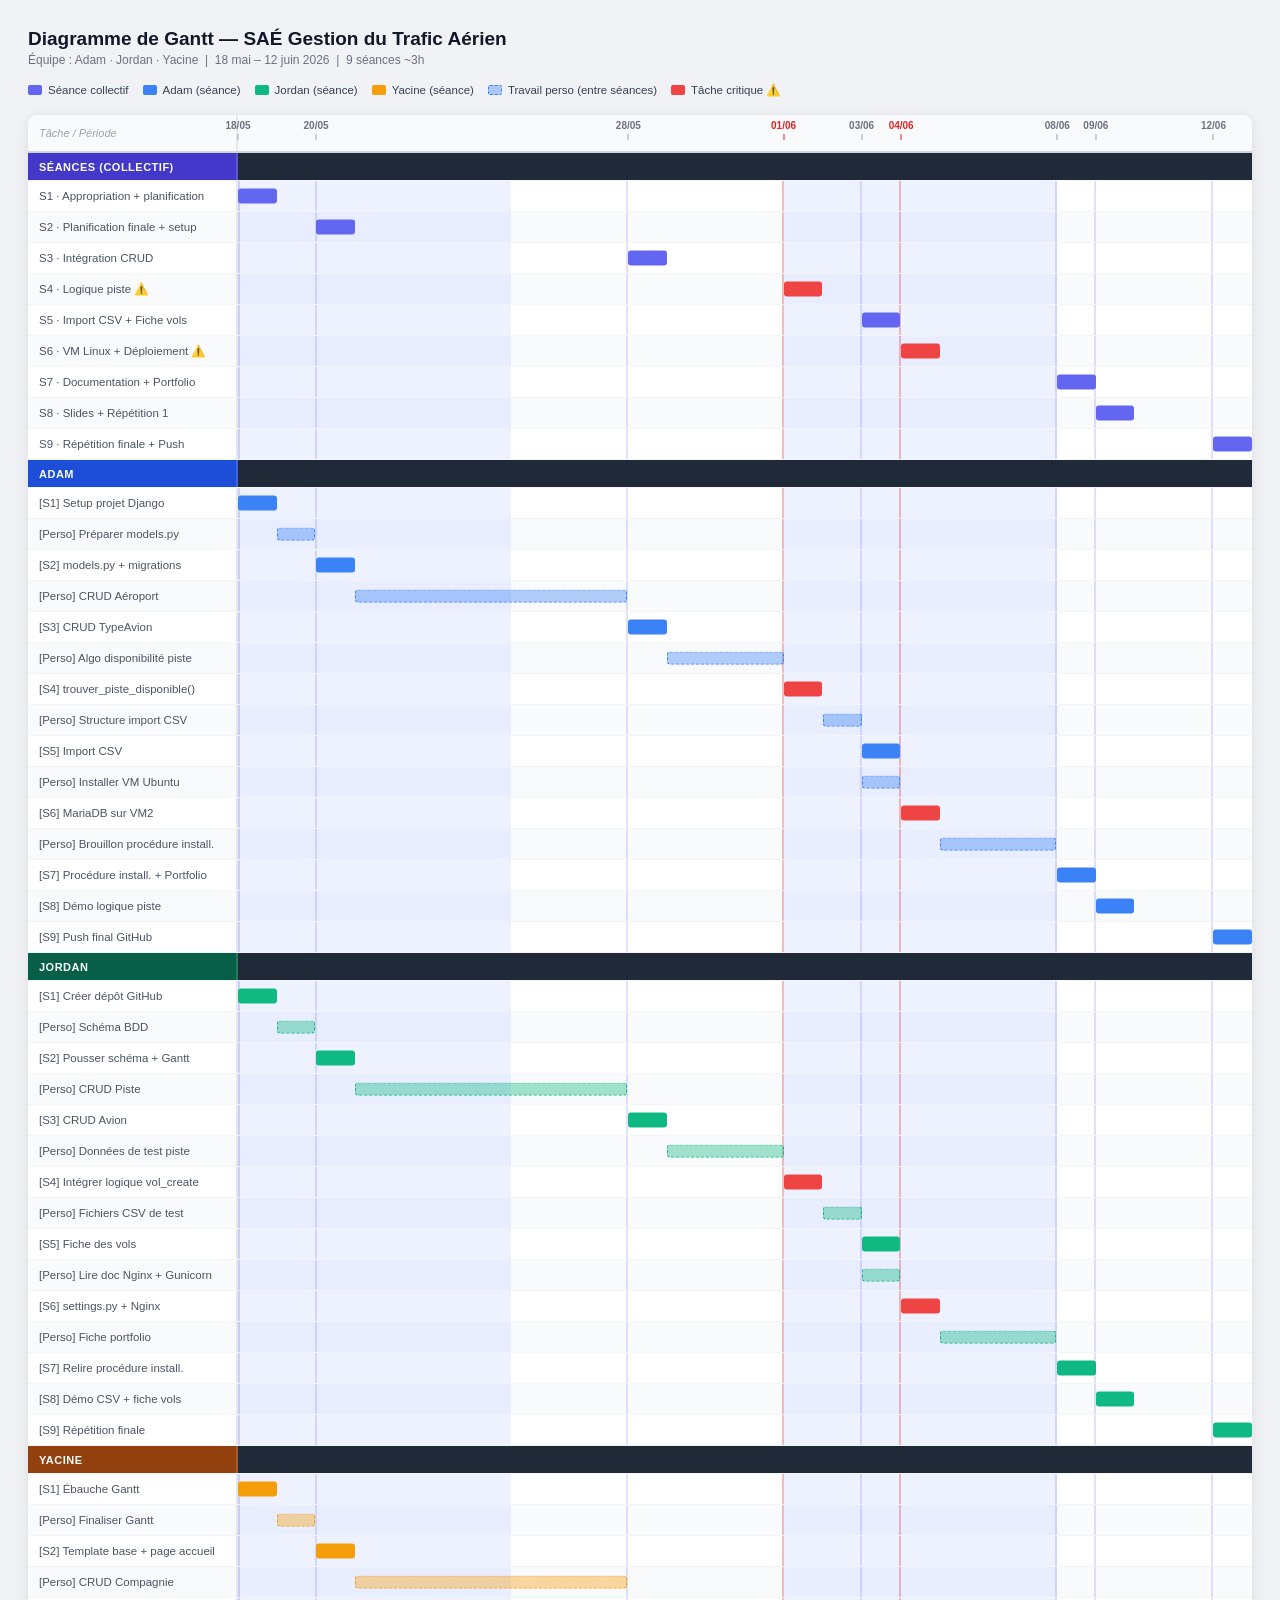
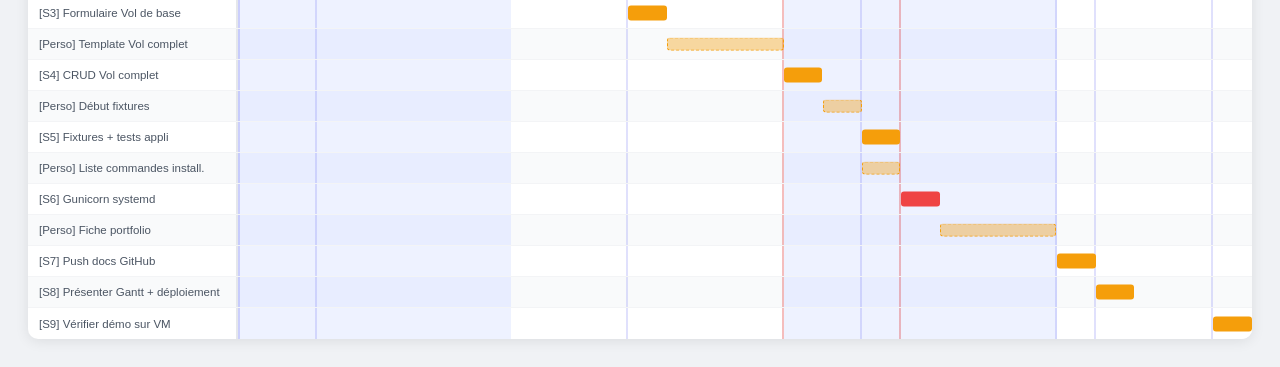
<file: projets/gantt-trafic-aerien.html>
<!DOCTYPE html>
<html lang="fr">
<head>
<meta charset="UTF-8">
<title>Gantt — SAÉ Trafic Aérien</title>
<style>
* { box-sizing: border-box; margin: 0; padding: 0; }
body {
  font-family: -apple-system, BlinkMacSystemFont, 'Segoe UI', Arial, sans-serif;
  background: #f0f2f5;
  padding: 28px;
}
h1 { font-size: 19px; font-weight: 700; color: #111827; margin-bottom: 3px; }
.sub { font-size: 12px; color: #6b7280; margin-bottom: 16px; }

.legend { display: flex; flex-wrap: wrap; gap: 14px; margin-bottom: 18px; }
.leg { display: flex; align-items: center; gap: 6px; font-size: 11.5px; color: #374151; }
.leg-dot { width: 14px; height: 10px; border-radius: 2px; flex-shrink: 0; }

.gantt {
  background: white;
  border-radius: 10px;
  box-shadow: 0 2px 14px rgba(0,0,0,0.09);
  overflow: hidden;
  min-width: 800px;
}

.row {
  display: flex;
  height: 31px;
  border-bottom: 1px solid #f3f4f6;
}
.row:hover { background: #fafafa; }
.row:last-child { border-bottom: none; }

.lbl {
  width: 210px;
  min-width: 210px;
  padding: 0 11px;
  font-size: 11.5px;
  color: #4b5563;
  display: flex;
  align-items: center;
  border-right: 2px solid #e5e7eb;
  white-space: nowrap;
  overflow: hidden;
  text-overflow: ellipsis;
  user-select: none;
}

.ch {
  flex: 1;
  position: relative;
  background: linear-gradient(90deg,
    #eef2ff 0%,  #eef2ff 26.9%,
    #fff    26.9%, #fff    53.8%,
    #eef2ff 53.8%, #eef2ff 80.8%,
    #fff    80.8%, #fff    100%
  );
}

.ch::after {
  content: '';
  position: absolute;
  inset: 0;
  pointer-events: none;
  background: linear-gradient(90deg,
    rgba(99,102,241,.25) 0%,          rgba(99,102,241,.25) .18%,
    transparent .18%,                  transparent 7.62%,
    rgba(99,102,241,.2)  7.62%,        rgba(99,102,241,.2)  7.8%,
    transparent 7.8%,                  transparent 38.3%,
    rgba(99,102,241,.2)  38.3%,        rgba(99,102,241,.2)  38.5%,
    transparent 38.5%,                 transparent 53.6%,
    rgba(220,38,38,.3)   53.6%,        rgba(220,38,38,.3)   53.8%,
    transparent 53.8%,                 transparent 61.3%,
    rgba(99,102,241,.2)  61.3%,        rgba(99,102,241,.2)  61.5%,
    transparent 61.5%,                 transparent 65.2%,
    rgba(220,38,38,.3)   65.2%,        rgba(220,38,38,.3)   65.4%,
    transparent 65.4%,                 transparent 80.6%,
    rgba(99,102,241,.2)  80.6%,        rgba(99,102,241,.2)  80.8%,
    transparent 80.8%,                 transparent 84.4%,
    rgba(99,102,241,.2)  84.4%,        rgba(99,102,241,.2)  84.6%,
    transparent 84.6%,                 transparent 96.0%,
    rgba(99,102,241,.2)  96.0%,        rgba(99,102,241,.2)  96.2%,
    transparent 96.2%
  );
}

.bar {
  position: absolute;
  height: 15px;
  top: 50%;
  transform: translateY(-50%);
  border-radius: 3px;
  z-index: 1;
}
.b-col    { background: #6366f1; }
.b-crit   { background: #ef4444; }
.b-adam   { background: #3b82f6; }
.b-jordan { background: #10b981; }
.b-yacine { background: #f59e0b; }
.b-pa  { background: rgba(59,130,246,.38);  border: 1.5px dashed #3b82f6;  height: 13px; }
.b-pj  { background: rgba(16,185,129,.38);  border: 1.5px dashed #10b981;  height: 13px; }
.b-py  { background: rgba(245,158,11,.38);  border: 1.5px dashed #f59e0b;  height: 13px; }

.sec { background: #1f2937; height: 28px; }
.sec .lbl { color: #f9fafb; font-weight: 700; font-size: 11px; text-transform: uppercase; letter-spacing: .5px; background: #1f2937; border-right-color: rgba(255,255,255,.15); }
.sec .ch  { background: #1f2937; }
.sec .ch::after { display: none; }
.sec.c-col    .lbl, .sec.c-col    { background: #4338ca; }
.sec.c-adam   .lbl, .sec.c-adam   { background: #1d4ed8; }
.sec.c-jordan .lbl, .sec.c-jordan { background: #065f46; }
.sec.c-yacine .lbl, .sec.c-yacine { background: #92400e; }

.dh { background: #f9fafb; height: 38px; border-bottom: 2px solid #d1d5db; }
.dh .lbl { background: #f9fafb; color: #9ca3af; font-style: italic; font-size: 11px; }
.dh .ch  { background: #f9fafb; }
.dh .ch::after { display: none; }
.dtick {
  position: absolute;
  top: 5px;
  font-size: 10px;
  font-weight: 600;
  color: #6b7280;
  transform: translateX(-50%);
  white-space: nowrap;
}
.dtick::after {
  content: '';
  display: block;
  width: 1px;
  height: 6px;
  background: #9ca3af;
  margin: 3px auto 0;
}
.dtick.crit { color: #dc2626; }
.dtick.crit::after { background: #dc2626; }

.alt .lbl, .alt .ch { background-color: #f9fafb; }
.alt .ch { background-image: linear-gradient(90deg,
    #e8edff 0%,   #e8edff 26.9%,
    #f9fafb 26.9%, #f9fafb 53.8%,
    #e8edff 53.8%, #e8edff 80.8%,
    #f9fafb 80.8%, #f9fafb 100%
  );
}
</style>
</head>
<body>

<h1>Diagramme de Gantt — SAÉ Gestion du Trafic Aérien</h1>
<p class="sub">Équipe : Adam · Jordan · Yacine &nbsp;|&nbsp; 18 mai – 12 juin 2026 &nbsp;|&nbsp; 9 séances ~3h</p>

<div class="legend">
  <div class="leg"><div class="leg-dot" style="background:#6366f1"></div>Séance collectif</div>
  <div class="leg"><div class="leg-dot" style="background:#3b82f6"></div>Adam (séance)</div>
  <div class="leg"><div class="leg-dot" style="background:#10b981"></div>Jordan (séance)</div>
  <div class="leg"><div class="leg-dot" style="background:#f59e0b"></div>Yacine (séance)</div>
  <div class="leg"><div class="leg-dot" style="background:rgba(59,130,246,.38);border:1.5px dashed #3b82f6"></div>Travail perso (entre séances)</div>
  <div class="leg"><div class="leg-dot" style="background:#ef4444"></div>Tâche critique ⚠️</div>
</div>

<div class="gantt">
  <div class="row dh">
    <div class="lbl">Tâche / Période</div>
    <div class="ch">
      <span class="dtick"      style="left:0%">18/05</span>
      <span class="dtick"      style="left:7.7%">20/05</span>
      <span class="dtick"      style="left:38.5%">28/05</span>
      <span class="dtick crit" style="left:53.8%">01/06</span>
      <span class="dtick"      style="left:61.5%">03/06</span>
      <span class="dtick crit" style="left:65.4%">04/06</span>
      <span class="dtick"      style="left:80.8%">08/06</span>
      <span class="dtick"      style="left:84.6%">09/06</span>
      <span class="dtick"      style="left:96.2%">12/06</span>
    </div>
  </div>

  <div class="row sec c-col"><div class="lbl">Séances (collectif)</div><div class="ch"></div></div>
  <div class="row">     <div class="lbl">S1 · Appropriation + planification</div><div class="ch"><div class="bar b-col"  style="left:0%;width:3.8%"></div></div></div>
  <div class="row alt"> <div class="lbl">S2 · Planification finale + setup</div> <div class="ch"><div class="bar b-col"  style="left:7.7%;width:3.8%"></div></div></div>
  <div class="row">     <div class="lbl">S3 · Intégration CRUD</div>              <div class="ch"><div class="bar b-col"  style="left:38.5%;width:3.8%"></div></div></div>
  <div class="row alt"> <div class="lbl">S4 · Logique piste ⚠️</div>             <div class="ch"><div class="bar b-crit" style="left:53.8%;width:3.8%"></div></div></div>
  <div class="row">     <div class="lbl">S5 · Import CSV + Fiche vols</div>       <div class="ch"><div class="bar b-col"  style="left:61.5%;width:3.8%"></div></div></div>
  <div class="row alt"> <div class="lbl">S6 · VM Linux + Déploiement ⚠️</div>    <div class="ch"><div class="bar b-crit" style="left:65.4%;width:3.8%"></div></div></div>
  <div class="row">     <div class="lbl">S7 · Documentation + Portfolio</div>     <div class="ch"><div class="bar b-col"  style="left:80.8%;width:3.8%"></div></div></div>
  <div class="row alt"> <div class="lbl">S8 · Slides + Répétition 1</div>         <div class="ch"><div class="bar b-col"  style="left:84.6%;width:3.8%"></div></div></div>
  <div class="row">     <div class="lbl">S9 · Répétition finale + Push</div>      <div class="ch"><div class="bar b-col"  style="left:96.2%;width:3.8%"></div></div></div>

  <div class="row sec c-adam"><div class="lbl">Adam</div><div class="ch"></div></div>
  <div class="row">     <div class="lbl">[S1] Setup projet Django</div>            <div class="ch"><div class="bar b-adam" style="left:0%;width:3.8%"></div></div></div>
  <div class="row alt"> <div class="lbl">[Perso] Préparer models.py</div>          <div class="ch"><div class="bar b-pa"   style="left:3.8%;width:3.8%"></div></div></div>
  <div class="row">     <div class="lbl">[S2] models.py + migrations</div>         <div class="ch"><div class="bar b-adam" style="left:7.7%;width:3.8%"></div></div></div>
  <div class="row alt"> <div class="lbl">[Perso] CRUD Aéroport</div>               <div class="ch"><div class="bar b-pa"   style="left:11.5%;width:26.9%"></div></div></div>
  <div class="row">     <div class="lbl">[S3] CRUD TypeAvion</div>                 <div class="ch"><div class="bar b-adam" style="left:38.5%;width:3.8%"></div></div></div>
  <div class="row alt"> <div class="lbl">[Perso] Algo disponibilité piste</div>   <div class="ch"><div class="bar b-pa"   style="left:42.3%;width:11.5%"></div></div></div>
  <div class="row">     <div class="lbl">[S4] trouver_piste_disponible()</div>    <div class="ch"><div class="bar b-crit" style="left:53.8%;width:3.8%"></div></div></div>
  <div class="row alt"> <div class="lbl">[Perso] Structure import CSV</div>       <div class="ch"><div class="bar b-pa"   style="left:57.7%;width:3.8%"></div></div></div>
  <div class="row">     <div class="lbl">[S5] Import CSV</div>                     <div class="ch"><div class="bar b-adam" style="left:61.5%;width:3.8%"></div></div></div>
  <div class="row alt"> <div class="lbl">[Perso] Installer VM Ubuntu</div>         <div class="ch"><div class="bar b-pa"   style="left:61.5%;width:3.8%"></div></div></div>
  <div class="row">     <div class="lbl">[S6] MariaDB sur VM2</div>                <div class="ch"><div class="bar b-crit" style="left:65.4%;width:3.8%"></div></div></div>
  <div class="row alt"> <div class="lbl">[Perso] Brouillon procédure install.</div><div class="ch"><div class="bar b-pa"   style="left:69.2%;width:11.5%"></div></div></div>
  <div class="row">     <div class="lbl">[S7] Procédure install. + Portfolio</div> <div class="ch"><div class="bar b-adam" style="left:80.8%;width:3.8%"></div></div></div>
  <div class="row alt"> <div class="lbl">[S8] Démo logique piste</div>             <div class="ch"><div class="bar b-adam" style="left:84.6%;width:3.8%"></div></div></div>
  <div class="row">     <div class="lbl">[S9] Push final GitHub</div>              <div class="ch"><div class="bar b-adam" style="left:96.2%;width:3.8%"></div></div></div>

  <div class="row sec c-jordan"><div class="lbl">Jordan</div><div class="ch"></div></div>
  <div class="row">     <div class="lbl">[S1] Créer dépôt GitHub</div>             <div class="ch"><div class="bar b-jordan" style="left:0%;width:3.8%"></div></div></div>
  <div class="row alt"> <div class="lbl">[Perso] Schéma BDD</div>                  <div class="ch"><div class="bar b-pj"     style="left:3.8%;width:3.8%"></div></div></div>
  <div class="row">     <div class="lbl">[S2] Pousser schéma + Gantt</div>         <div class="ch"><div class="bar b-jordan" style="left:7.7%;width:3.8%"></div></div></div>
  <div class="row alt"> <div class="lbl">[Perso] CRUD Piste</div>                  <div class="ch"><div class="bar b-pj"     style="left:11.5%;width:26.9%"></div></div></div>
  <div class="row">     <div class="lbl">[S3] CRUD Avion</div>                     <div class="ch"><div class="bar b-jordan" style="left:38.5%;width:3.8%"></div></div></div>
  <div class="row alt"> <div class="lbl">[Perso] Données de test piste</div>       <div class="ch"><div class="bar b-pj"     style="left:42.3%;width:11.5%"></div></div></div>
  <div class="row">     <div class="lbl">[S4] Intégrer logique vol_create</div>    <div class="ch"><div class="bar b-crit"   style="left:53.8%;width:3.8%"></div></div></div>
  <div class="row alt"> <div class="lbl">[Perso] Fichiers CSV de test</div>        <div class="ch"><div class="bar b-pj"     style="left:57.7%;width:3.8%"></div></div></div>
  <div class="row">     <div class="lbl">[S5] Fiche des vols</div>                 <div class="ch"><div class="bar b-jordan" style="left:61.5%;width:3.8%"></div></div></div>
  <div class="row alt"> <div class="lbl">[Perso] Lire doc Nginx + Gunicorn</div>   <div class="ch"><div class="bar b-pj"     style="left:61.5%;width:3.8%"></div></div></div>
  <div class="row">     <div class="lbl">[S6] settings.py + Nginx</div>            <div class="ch"><div class="bar b-crit"   style="left:65.4%;width:3.8%"></div></div></div>
  <div class="row alt"> <div class="lbl">[Perso] Fiche portfolio</div>             <div class="ch"><div class="bar b-pj"     style="left:69.2%;width:11.5%"></div></div></div>
  <div class="row">     <div class="lbl">[S7] Relire procédure install.</div>      <div class="ch"><div class="bar b-jordan" style="left:80.8%;width:3.8%"></div></div></div>
  <div class="row alt"> <div class="lbl">[S8] Démo CSV + fiche vols</div>          <div class="ch"><div class="bar b-jordan" style="left:84.6%;width:3.8%"></div></div></div>
  <div class="row">     <div class="lbl">[S9] Répétition finale</div>              <div class="ch"><div class="bar b-jordan" style="left:96.2%;width:3.8%"></div></div></div>

  <div class="row sec c-yacine"><div class="lbl">Yacine</div><div class="ch"></div></div>
  <div class="row">     <div class="lbl">[S1] Ébauche Gantt</div>                  <div class="ch"><div class="bar b-yacine" style="left:0%;width:3.8%"></div></div></div>
  <div class="row alt"> <div class="lbl">[Perso] Finaliser Gantt</div>             <div class="ch"><div class="bar b-py"     style="left:3.8%;width:3.8%"></div></div></div>
  <div class="row">     <div class="lbl">[S2] Template base + page accueil</div>   <div class="ch"><div class="bar b-yacine" style="left:7.7%;width:3.8%"></div></div></div>
  <div class="row alt"> <div class="lbl">[Perso] CRUD Compagnie</div>              <div class="ch"><div class="bar b-py"     style="left:11.5%;width:26.9%"></div></div></div>
  <div class="row">     <div class="lbl">[S3] Formulaire Vol de base</div>         <div class="ch"><div class="bar b-yacine" style="left:38.5%;width:3.8%"></div></div></div>
  <div class="row alt"> <div class="lbl">[Perso] Template Vol complet</div>        <div class="ch"><div class="bar b-py"     style="left:42.3%;width:11.5%"></div></div></div>
  <div class="row">     <div class="lbl">[S4] CRUD Vol complet</div>               <div class="ch"><div class="bar b-yacine" style="left:53.8%;width:3.8%"></div></div></div>
  <div class="row alt"> <div class="lbl">[Perso] Début fixtures</div>              <div class="ch"><div class="bar b-py"     style="left:57.7%;width:3.8%"></div></div></div>
  <div class="row">     <div class="lbl">[S5] Fixtures + tests appli</div>         <div class="ch"><div class="bar b-yacine" style="left:61.5%;width:3.8%"></div></div></div>
  <div class="row alt"> <div class="lbl">[Perso] Liste commandes install.</div>    <div class="ch"><div class="bar b-py"     style="left:61.5%;width:3.8%"></div></div></div>
  <div class="row">     <div class="lbl">[S6] Gunicorn systemd</div>               <div class="ch"><div class="bar b-crit"   style="left:65.4%;width:3.8%"></div></div></div>
  <div class="row alt"> <div class="lbl">[Perso] Fiche portfolio</div>             <div class="ch"><div class="bar b-py"     style="left:69.2%;width:11.5%"></div></div></div>
  <div class="row">     <div class="lbl">[S7] Push docs GitHub</div>               <div class="ch"><div class="bar b-yacine" style="left:80.8%;width:3.8%"></div></div></div>
  <div class="row alt"> <div class="lbl">[S8] Présenter Gantt + déploiement</div>  <div class="ch"><div class="bar b-yacine" style="left:84.6%;width:3.8%"></div></div></div>
  <div class="row">     <div class="lbl">[S9] Vérifier démo sur VM</div>           <div class="ch"><div class="bar b-yacine" style="left:96.2%;width:3.8%"></div></div></div>
</div>
</body>
</html>
</file>
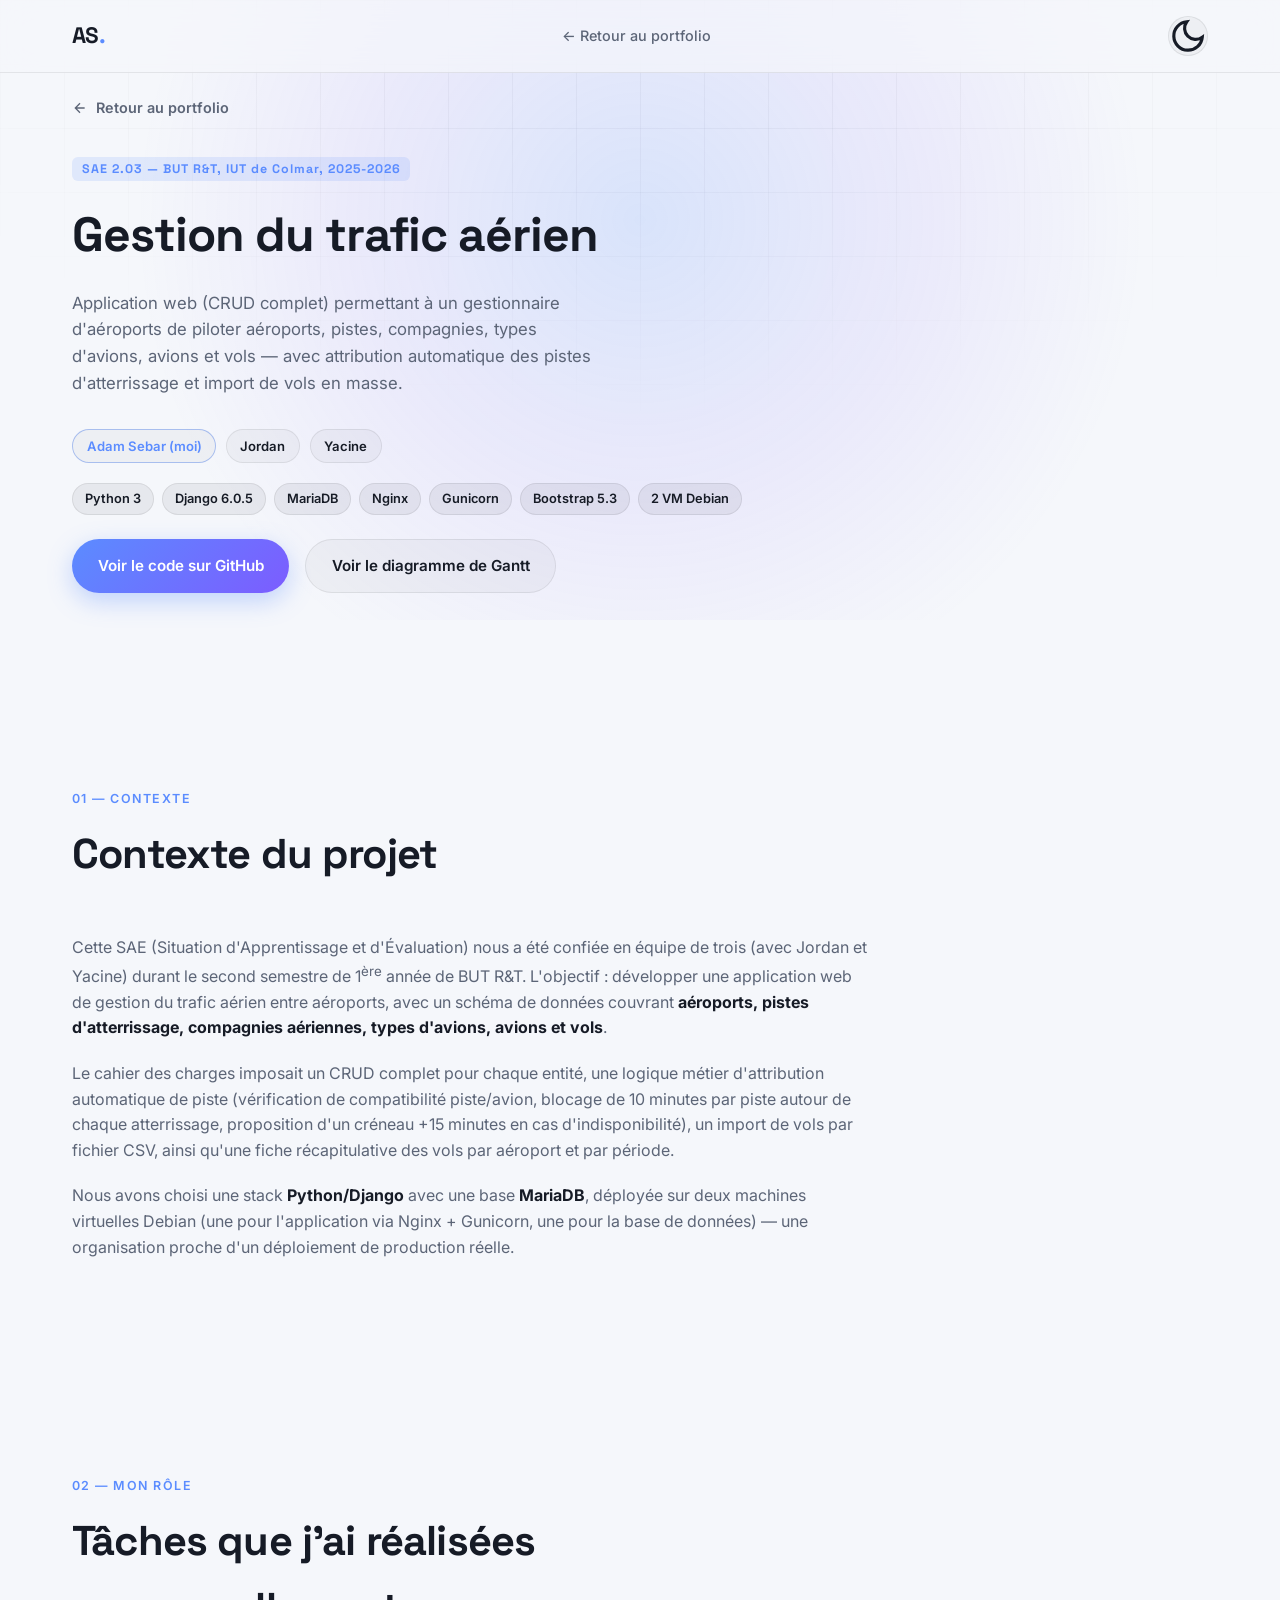
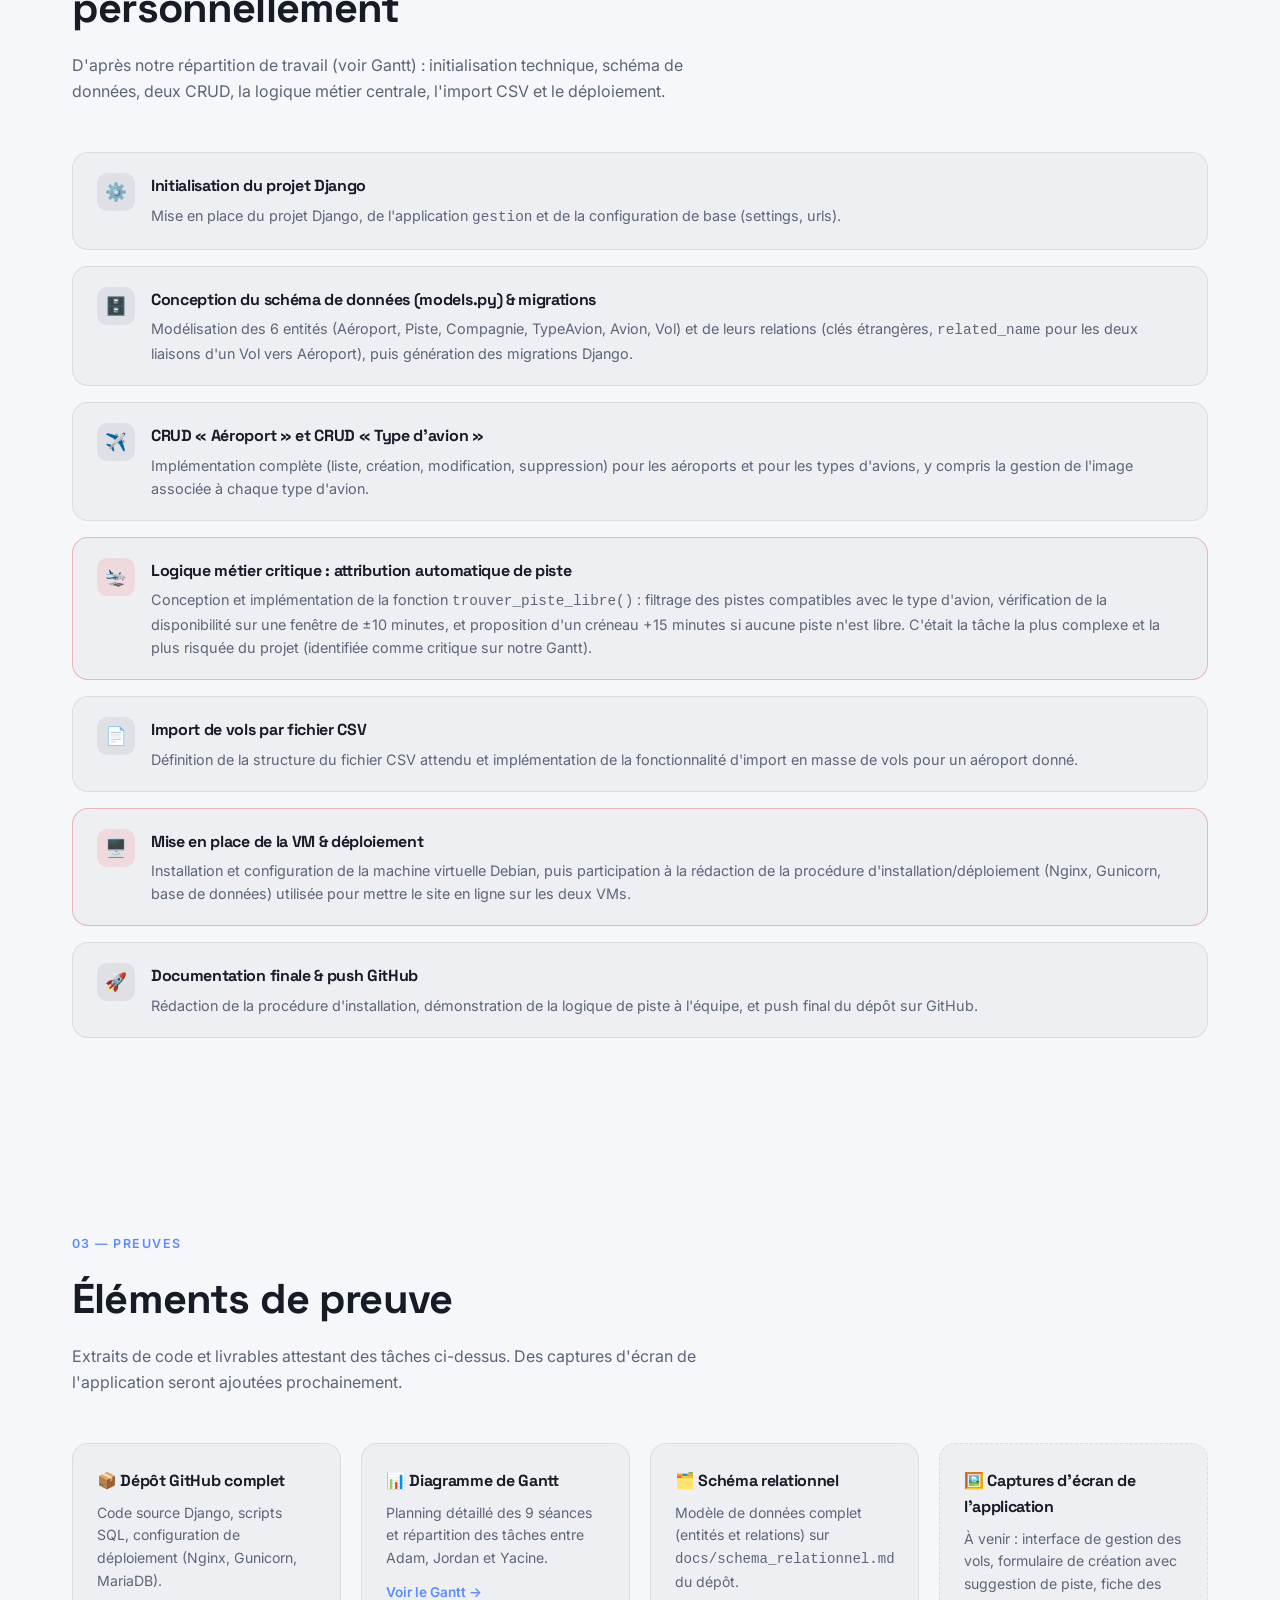
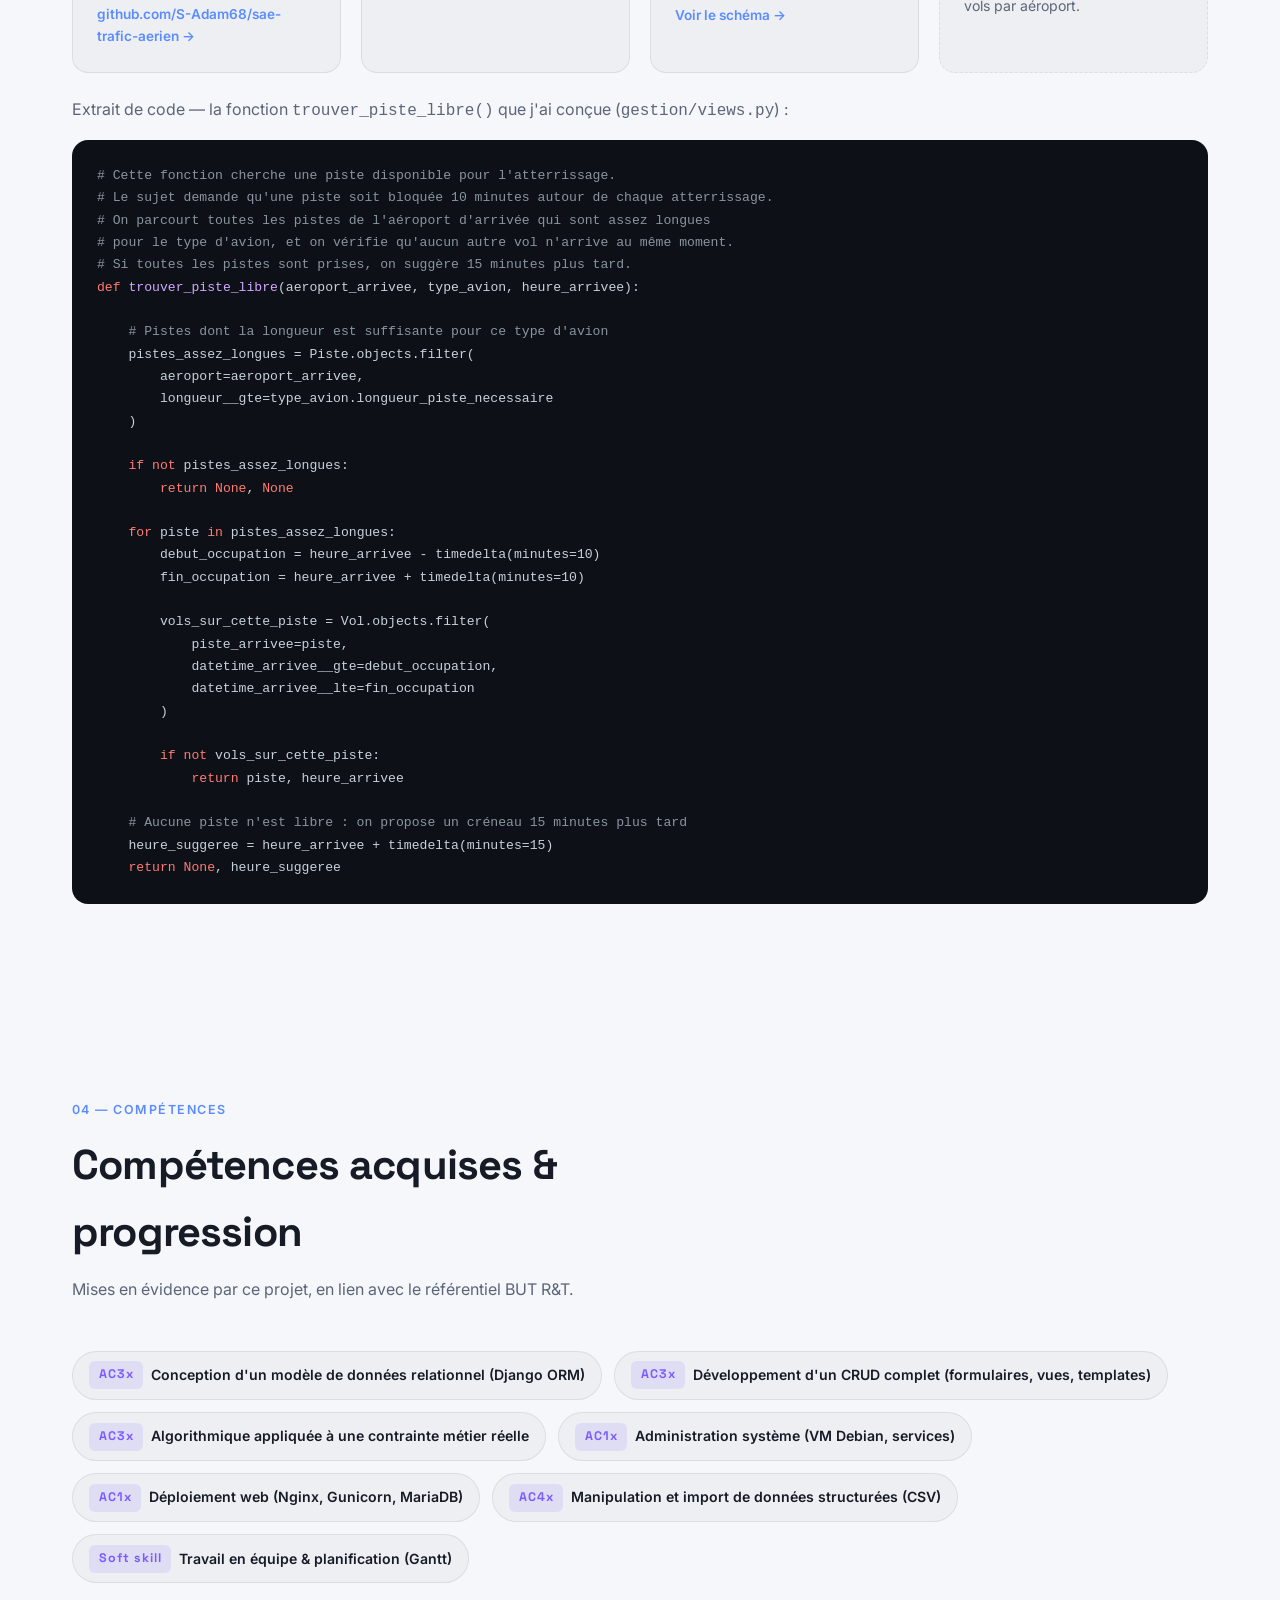
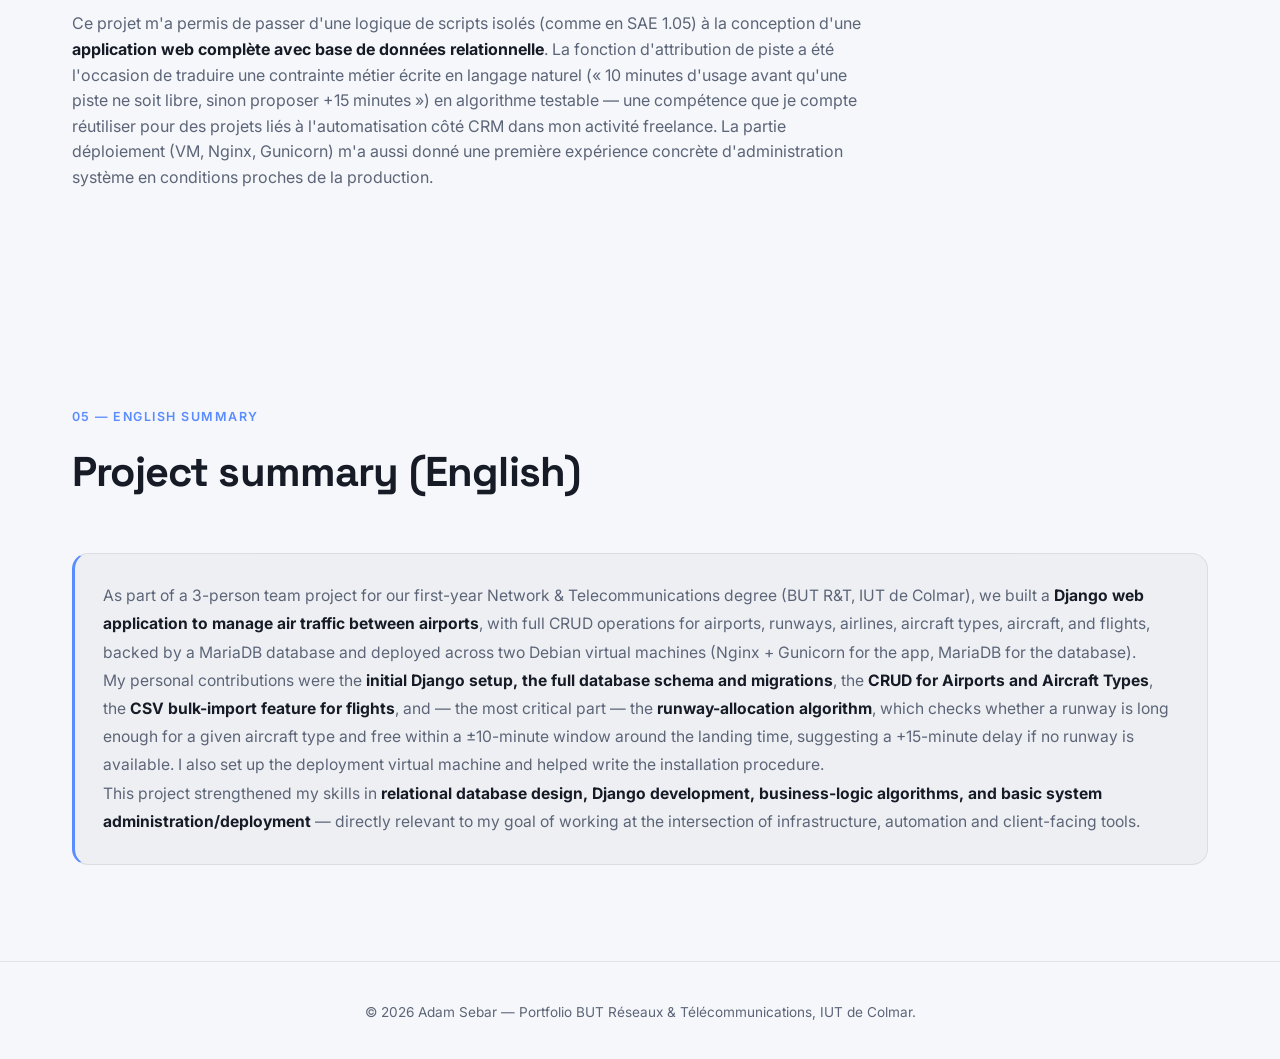
<file: projets/sae-2-03-trafic-aerien.html>
<!DOCTYPE html>
<html lang="fr">
<head>
<meta charset="UTF-8">
<meta name="viewport" content="width=device-width, initial-scale=1.0">
<title>SAE 2.03 — Gestion du trafic aérien | Adam Sebar</title>
<link rel="stylesheet" href="../css/style.css">
<link rel="preconnect" href="https://fonts.googleapis.com">
<link href="https://fonts.googleapis.com/css2?family=Space+Grotesk:wght@400;500;600;700&family=Inter:wght@300;400;500;600;700&display=swap" rel="stylesheet">
</head>
<body>

<div class="bg-grid"></div>
<div class="bg-glow"></div>

<header class="navbar">
  <div class="nav-inner">
    <a href="../index.html" class="logo">AS<span class="dot">.</span></a>
    <nav class="nav-links">
      <a href="../index.html#projects">← Retour au portfolio</a>
    </nav>
    <div class="nav-actions">
      <button id="theme-toggle" aria-label="Changer de thème">
        <svg class="icon-sun" viewBox="0 0 24 24" fill="none" stroke="currentColor" stroke-width="2"><circle cx="12" cy="12" r="5"/><path d="M12 1v2M12 21v2M4.22 4.22l1.42 1.42M18.36 18.36l1.42 1.42M1 12h2M21 12h2M4.22 19.78l1.42-1.42M18.36 5.64l1.42-1.42"/></svg>
        <svg class="icon-moon" viewBox="0 0 24 24" fill="none" stroke="currentColor" stroke-width="2"><path d="M21 12.79A9 9 0 1111.21 3 7 7 0 0021 12.79z"/></svg>
      </button>
    </div>
  </div>
</header>

<main>

  <div class="breadcrumb reveal">
    <a href="../index.html#projects">
      <svg viewBox="0 0 24 24" width="16" height="16" fill="none" stroke="currentColor" stroke-width="2"><path d="M19 12H5M12 19l-7-7 7-7"/></svg>
      Retour au portfolio
    </a>
  </div>

  <div class="project-hero">
    <span class="project-code reveal">SAE 2.03 — BUT R&amp;T, IUT de Colmar, 2025-2026</span>
    <h1 class="reveal">Gestion du trafic aérien</h1>
    <p class="hero-text reveal">
      Application web (CRUD complet) permettant à un gestionnaire d'aéroports de piloter
      aéroports, pistes, compagnies, types d'avions, avions et vols — avec attribution
      automatique des pistes d'atterrissage et import de vols en masse.
    </p>
    <div class="team-badges reveal">
      <span class="team-badge me">Adam Sebar (moi)</span>
      <span class="team-badge">Jordan</span>
      <span class="team-badge">Yacine</span>
    </div>
    <ul class="stack-tags reveal">
      <li>Python 3</li><li>Django 6.0.5</li><li>MariaDB</li><li>Nginx</li><li>Gunicorn</li><li>Bootstrap 5.3</li><li>2 VM Debian</li>
    </ul>
    <div class="hero-actions reveal" style="margin-top:1.5rem;">
      <a class="btn btn-primary" href="https://github.com/S-Adam68/sae-trafic-aerien" target="_blank" rel="noopener">Voir le code sur GitHub</a>
      <a class="btn btn-ghost" href="gantt-trafic-aerien.html" target="_blank" rel="noopener">Voir le diagramme de Gantt</a>
    </div>
  </div>

  <!-- CONTEXTE -->
  <section class="section">
    <div class="section-head reveal">
      <span class="tag">01 — Contexte</span>
      <h2>Contexte du projet</h2>
    </div>
    <div class="about-text reveal" style="max-width: 800px;">
      <p>
        Cette SAE (Situation d'Apprentissage et d'Évaluation) nous a été confiée en équipe de
        trois (avec Jordan et Yacine) durant le second semestre de 1<sup>ère</sup> année de BUT R&amp;T.
        L'objectif : développer une application web de gestion du trafic aérien entre aéroports,
        avec un schéma de données couvrant <strong>aéroports, pistes d'atterrissage, compagnies
        aériennes, types d'avions, avions et vols</strong>.
      </p>
      <p>
        Le cahier des charges imposait un CRUD complet pour chaque entité, une logique
        métier d'attribution automatique de piste (vérification de compatibilité piste/avion,
        blocage de 10 minutes par piste autour de chaque atterrissage, proposition d'un créneau
        +15 minutes en cas d'indisponibilité), un import de vols par fichier CSV, ainsi qu'une
        fiche récapitulative des vols par aéroport et par période.
      </p>
      <p>
        Nous avons choisi une stack <strong>Python/Django</strong> avec une base
        <strong>MariaDB</strong>, déployée sur deux machines virtuelles Debian (une pour
        l'application via Nginx + Gunicorn, une pour la base de données) — une organisation
        proche d'un déploiement de production réelle.
      </p>
    </div>
  </section>

  <!-- TACHES PERSONNELLES -->
  <section class="section">
    <div class="section-head reveal">
      <span class="tag">02 — Mon rôle</span>
      <h2>Tâches que j'ai réalisées personnellement</h2>
      <p class="section-sub">D'après notre répartition de travail (voir Gantt) : initialisation technique, schéma de données, deux CRUD, la logique métier centrale, l'import CSV et le déploiement.</p>
    </div>
    <div class="task-list">

      <div class="task-item reveal">
        <span class="task-icon">⚙️</span>
        <div>
          <h3>Initialisation du projet Django</h3>
          <p>Mise en place du projet Django, de l'application <code>gestion</code> et de la configuration de base (settings, urls).</p>
        </div>
      </div>

      <div class="task-item reveal">
        <span class="task-icon">🗄️</span>
        <div>
          <h3>Conception du schéma de données (models.py) &amp; migrations</h3>
          <p>Modélisation des 6 entités (Aéroport, Piste, Compagnie, TypeAvion, Avion, Vol) et de leurs relations (clés étrangères, <code>related_name</code> pour les deux liaisons d'un Vol vers Aéroport), puis génération des migrations Django.</p>
        </div>
      </div>

      <div class="task-item reveal">
        <span class="task-icon">✈️</span>
        <div>
          <h3>CRUD « Aéroport » et CRUD « Type d'avion »</h3>
          <p>Implémentation complète (liste, création, modification, suppression) pour les aéroports et pour les types d'avions, y compris la gestion de l'image associée à chaque type d'avion.</p>
        </div>
      </div>

      <div class="task-item critical reveal">
        <span class="task-icon">🛬</span>
        <div>
          <h3>Logique métier critique : attribution automatique de piste</h3>
          <p>Conception et implémentation de la fonction <code>trouver_piste_libre()</code> : filtrage des pistes compatibles avec le type d'avion, vérification de la disponibilité sur une fenêtre de ±10 minutes, et proposition d'un créneau +15 minutes si aucune piste n'est libre. C'était la tâche la plus complexe et la plus risquée du projet (identifiée comme critique sur notre Gantt).</p>
        </div>
      </div>

      <div class="task-item reveal">
        <span class="task-icon">📄</span>
        <div>
          <h3>Import de vols par fichier CSV</h3>
          <p>Définition de la structure du fichier CSV attendu et implémentation de la fonctionnalité d'import en masse de vols pour un aéroport donné.</p>
        </div>
      </div>

      <div class="task-item critical reveal">
        <span class="task-icon">🖥️</span>
        <div>
          <h3>Mise en place de la VM &amp; déploiement</h3>
          <p>Installation et configuration de la machine virtuelle Debian, puis participation à la rédaction de la procédure d'installation/déploiement (Nginx, Gunicorn, base de données) utilisée pour mettre le site en ligne sur les deux VMs.</p>
        </div>
      </div>

      <div class="task-item reveal">
        <span class="task-icon">🚀</span>
        <div>
          <h3>Documentation finale &amp; push GitHub</h3>
          <p>Rédaction de la procédure d'installation, démonstration de la logique de piste à l'équipe, et push final du dépôt sur GitHub.</p>
        </div>
      </div>

    </div>
  </section>

  <!-- PREUVES -->
  <section class="section">
    <div class="section-head reveal">
      <span class="tag">03 — Preuves</span>
      <h2>Éléments de preuve</h2>
      <p class="section-sub">Extraits de code et livrables attestant des tâches ci-dessus. Des captures d'écran de l'application seront ajoutées prochainement.</p>
    </div>

    <div class="proof-grid">
      <div class="proof-card reveal">
        <h3>📦 Dépôt GitHub complet</h3>
        <p>Code source Django, scripts SQL, configuration de déploiement (Nginx, Gunicorn, MariaDB).</p>
        <a class="project-link" href="https://github.com/S-Adam68/sae-trafic-aerien" target="_blank" rel="noopener">github.com/S-Adam68/sae-trafic-aerien →</a>
      </div>
      <div class="proof-card reveal">
        <h3>📊 Diagramme de Gantt</h3>
        <p>Planning détaillé des 9 séances et répartition des tâches entre Adam, Jordan et Yacine.</p>
        <a class="project-link" href="gantt-trafic-aerien.html" target="_blank" rel="noopener">Voir le Gantt →</a>
      </div>
      <div class="proof-card reveal">
        <h3>🗂️ Schéma relationnel</h3>
        <p>Modèle de données complet (entités et relations) sur <code>docs/schema_relationnel.md</code> du dépôt.</p>
        <a class="project-link" href="https://github.com/S-Adam68/sae-trafic-aerien/blob/main/SAE_Trafic_Aerien/docs/schema_relationnel.md" target="_blank" rel="noopener">Voir le schéma →</a>
      </div>
      <div class="proof-card proof-pending reveal">
        <h3>🖼️ Captures d'écran de l'application</h3>
        <p>À venir : interface de gestion des vols, formulaire de création avec suggestion de piste, fiche des vols par aéroport.</p>
      </div>
    </div>

    <p class="section-sub" style="margin-bottom:1rem;">Extrait de code — la fonction <code>trouver_piste_libre()</code> que j'ai conçue (<code>gestion/views.py</code>) :</p>
    <pre class="code-block reveal"><span class="comment"># Cette fonction cherche une piste disponible pour l'atterrissage.
# Le sujet demande qu'une piste soit bloquée 10 minutes autour de chaque atterrissage.
# On parcourt toutes les pistes de l'aéroport d'arrivée qui sont assez longues
# pour le type d'avion, et on vérifie qu'aucun autre vol n'arrive au même moment.
# Si toutes les pistes sont prises, on suggère 15 minutes plus tard.</span>
<span class="kw">def</span> <span class="fn">trouver_piste_libre</span>(aeroport_arrivee, type_avion, heure_arrivee):

    <span class="comment"># Pistes dont la longueur est suffisante pour ce type d'avion</span>
    pistes_assez_longues = Piste.objects.filter(
        aeroport=aeroport_arrivee,
        longueur__gte=type_avion.longueur_piste_necessaire
    )

    <span class="kw">if</span> <span class="kw">not</span> pistes_assez_longues:
        <span class="kw">return</span> <span class="kw">None</span>, <span class="kw">None</span>

    <span class="kw">for</span> piste <span class="kw">in</span> pistes_assez_longues:
        debut_occupation = heure_arrivee - timedelta(minutes=10)
        fin_occupation = heure_arrivee + timedelta(minutes=10)

        vols_sur_cette_piste = Vol.objects.filter(
            piste_arrivee=piste,
            datetime_arrivee__gte=debut_occupation,
            datetime_arrivee__lte=fin_occupation
        )

        <span class="kw">if</span> <span class="kw">not</span> vols_sur_cette_piste:
            <span class="kw">return</span> piste, heure_arrivee

    <span class="comment"># Aucune piste n'est libre : on propose un créneau 15 minutes plus tard</span>
    heure_suggeree = heure_arrivee + timedelta(minutes=15)
    <span class="kw">return</span> <span class="kw">None</span>, heure_suggeree</pre>
  </section>

  <!-- COMPETENCES -->
  <section class="section">
    <div class="section-head reveal">
      <span class="tag">04 — Compétences</span>
      <h2>Compétences acquises &amp; progression</h2>
      <p class="section-sub">Mises en évidence par ce projet, en lien avec le référentiel BUT R&amp;T.</p>
    </div>
    <div class="skills-pill-grid reveal">
      <span class="skills-pill"><span class="skill-code">AC3x</span> Conception d'un modèle de données relationnel (Django ORM)</span>
      <span class="skills-pill"><span class="skill-code">AC3x</span> Développement d'un CRUD complet (formulaires, vues, templates)</span>
      <span class="skills-pill"><span class="skill-code">AC3x</span> Algorithmique appliquée à une contrainte métier réelle</span>
      <span class="skills-pill"><span class="skill-code">AC1x</span> Administration système (VM Debian, services)</span>
      <span class="skills-pill"><span class="skill-code">AC1x</span> Déploiement web (Nginx, Gunicorn, MariaDB)</span>
      <span class="skills-pill"><span class="skill-code">AC4x</span> Manipulation et import de données structurées (CSV)</span>
      <span class="skills-pill"><span class="skill-code">Soft skill</span> Travail en équipe &amp; planification (Gantt)</span>
    </div>

    <div class="about-text reveal" style="max-width:800px; margin-top:1.75rem;">
      <p>
        Ce projet m'a permis de passer d'une logique de scripts isolés (comme en SAE 1.05) à la
        conception d'une <strong>application web complète avec base de données relationnelle</strong>.
        La fonction d'attribution de piste a été l'occasion de traduire une contrainte métier
        écrite en langage naturel (« 10 minutes d'usage avant qu'une piste ne soit libre,
        sinon proposer +15 minutes ») en algorithme testable — une compétence que je compte
        réutiliser pour des projets liés à l'automatisation côté CRM dans mon activité freelance.
        La partie déploiement (VM, Nginx, Gunicorn) m'a aussi donné une première expérience
        concrète d'administration système en conditions proches de la production.
      </p>
    </div>
  </section>

  <!-- ENGLISH SUMMARY -->
  <section class="section">
    <div class="section-head reveal">
      <span class="tag">05 — English summary</span>
      <h2>Project summary (English)</h2>
    </div>
    <div class="summary-en reveal">
      <p>
        As part of a 3-person team project for our first-year Network &amp; Telecommunications
        degree (BUT R&amp;T, IUT de Colmar), we built a <strong>Django web application to manage
        air traffic between airports</strong>, with full CRUD operations for airports, runways,
        airlines, aircraft types, aircraft, and flights, backed by a MariaDB database and
        deployed across two Debian virtual machines (Nginx + Gunicorn for the app, MariaDB
        for the database).
      </p>
      <p>
        My personal contributions were the <strong>initial Django setup, the full database
        schema and migrations</strong>, the <strong>CRUD for Airports and Aircraft Types</strong>,
        the <strong>CSV bulk-import feature for flights</strong>, and — the most critical part —
        the <strong>runway-allocation algorithm</strong>, which checks whether a runway is long
        enough for a given aircraft type and free within a ±10-minute window around the landing
        time, suggesting a +15-minute delay if no runway is available. I also set up the
        deployment virtual machine and helped write the installation procedure.
      </p>
      <p>
        This project strengthened my skills in <strong>relational database design, Django
        development, business-logic algorithms, and basic system administration/deployment</strong> —
        directly relevant to my goal of working at the intersection of infrastructure,
        automation and client-facing tools.
      </p>
    </div>
  </section>

</main>

<footer class="footer">
  <p>© 2026 Adam Sebar — Portfolio BUT Réseaux &amp; Télécommunications, IUT de Colmar.</p>
</footer>

<script src="../js/script.js"></script>
</body>
</html>
</file>
<file: css/style.css>
/* ============ Variables ============ */
:root {
  --bg: #0a0e17;
  --bg-soft: #0f1422;
  --surface: rgba(255, 255, 255, 0.04);
  --surface-strong: rgba(255, 255, 255, 0.07);
  --border: rgba(255, 255, 255, 0.08);
  --text: #e8ecf4;
  --text-muted: #9aa4b8;
  --accent: #5b8cff;
  --accent-2: #7c5cff;
  --accent-3: #00d9b5;
  --danger: #ff6b6b;
  --warn: #ffb84d;
  --ok: #4ade80;
  --radius: 16px;
  --shadow: 0 10px 40px rgba(0, 0, 0, 0.35);
  --font-display: 'Space Grotesk', sans-serif;
  --font-body: 'Inter', sans-serif;
}

[data-theme="light"] {
  --bg: #f5f7fb;
  --bg-soft: #ffffff;
  --surface: rgba(10, 14, 23, 0.03);
  --surface-strong: rgba(10, 14, 23, 0.06);
  --border: rgba(10, 14, 23, 0.08);
  --text: #161b26;
  --text-muted: #5c6577;
  --shadow: 0 10px 40px rgba(20, 30, 60, 0.08);
}

* { margin: 0; padding: 0; box-sizing: border-box; }

html { scroll-behavior: smooth; }

body {
  font-family: var(--font-body);
  background: var(--bg);
  color: var(--text);
  line-height: 1.6;
  overflow-x: hidden;
  transition: background 0.4s ease, color 0.4s ease;
}

h1, h2, h3 { font-family: var(--font-display); font-weight: 700; letter-spacing: -0.02em; }

a { color: inherit; text-decoration: none; }

ul { list-style: none; }

img, svg { display: block; }

/* ============ Background fx ============ */
.bg-grid {
  position: fixed;
  inset: 0;
  background-image:
    linear-gradient(var(--border) 1px, transparent 1px),
    linear-gradient(90deg, var(--border) 1px, transparent 1px);
  background-size: 64px 64px;
  mask-image: radial-gradient(ellipse 80% 60% at 50% 0%, #000 30%, transparent 80%);
  pointer-events: none;
  z-index: 0;
  opacity: 0.5;
}

.bg-glow {
  position: fixed;
  top: -20%;
  left: 50%;
  transform: translateX(-50%);
  width: 1200px;
  height: 800px;
  background: radial-gradient(circle, rgba(91, 140, 255, 0.18) 0%, rgba(124, 92, 255, 0.08) 40%, transparent 70%);
  pointer-events: none;
  z-index: 0;
}

/* ============ Navbar ============ */
.navbar {
  position: fixed;
  top: 0;
  left: 0;
  right: 0;
  z-index: 100;
  backdrop-filter: blur(16px);
  background: color-mix(in srgb, var(--bg) 70%, transparent);
  border-bottom: 1px solid var(--border);
}

.nav-inner {
  max-width: 1200px;
  margin: 0 auto;
  padding: 1rem 2rem;
  display: flex;
  align-items: center;
  justify-content: space-between;
}

.logo {
  font-family: var(--font-display);
  font-size: 1.4rem;
  font-weight: 700;
  letter-spacing: -0.03em;
}

.logo .dot { color: var(--accent); }

.nav-links {
  display: flex;
  gap: 2rem;
}

.nav-links a {
  font-size: 0.9rem;
  font-weight: 500;
  color: var(--text-muted);
  transition: color 0.2s ease;
  position: relative;
}

.nav-links a:hover { color: var(--text); }

.nav-actions { display: flex; align-items: center; gap: 0.75rem; }

#theme-toggle {
  width: 40px;
  height: 40px;
  border-radius: 50%;
  border: 1px solid var(--border);
  background: var(--surface);
  color: var(--text);
  cursor: pointer;
  display: grid;
  place-items: center;
  transition: background 0.2s ease, transform 0.2s ease;
}

#theme-toggle:hover { transform: scale(1.06); background: var(--surface-strong); }

#theme-toggle .icon-moon { display: none; }
[data-theme="light"] #theme-toggle .icon-sun { display: none; }
[data-theme="light"] #theme-toggle .icon-moon { display: block; }

.burger {
  display: none;
  flex-direction: column;
  gap: 5px;
  width: 40px;
  height: 40px;
  border-radius: 50%;
  border: 1px solid var(--border);
  background: var(--surface);
  cursor: pointer;
  align-items: center;
  justify-content: center;
}

.burger span {
  display: block;
  width: 18px;
  height: 2px;
  background: var(--text);
  border-radius: 2px;
  transition: all 0.25s ease;
}

.nav-mobile {
  display: none;
  flex-direction: column;
  padding: 0 2rem 1rem;
  gap: 0.25rem;
}

.nav-mobile a {
  padding: 0.6rem 0;
  font-size: 0.95rem;
  color: var(--text-muted);
  border-bottom: 1px solid var(--border);
}

.nav-mobile.open { display: flex; }

/* ============ Layout ============ */
main { position: relative; z-index: 1; }

.section {
  max-width: 1200px;
  margin: 0 auto;
  padding: 6rem 2rem;
}

.section-head { margin-bottom: 3rem; max-width: 640px; }

.tag {
  display: inline-block;
  font-size: 0.78rem;
  font-weight: 600;
  letter-spacing: 0.12em;
  text-transform: uppercase;
  color: var(--accent);
  margin-bottom: 0.75rem;
}

.section-head h2 {
  font-size: clamp(1.8rem, 4vw, 2.6rem);
  margin-bottom: 0.75rem;
}

.section-sub { color: var(--text-muted); font-size: 1rem; }

/* ============ Hero ============ */
.hero {
  min-height: 100vh;
  display: flex;
  align-items: center;
  justify-content: space-between;
  gap: 3rem;
  max-width: 1200px;
  margin: 0 auto;
  padding: 8rem 2rem 4rem;
  position: relative;
  z-index: 1;
  flex-wrap: wrap;
}

.hero-content { max-width: 620px; }

.eyebrow {
  display: inline-flex;
  align-items: center;
  gap: 0.5rem;
  font-size: 0.85rem;
  font-weight: 600;
  color: var(--accent-3);
  letter-spacing: 0.08em;
  text-transform: uppercase;
  margin-bottom: 0.75rem;
  padding: 0.4rem 0.9rem;
  border: 1px solid var(--border);
  border-radius: 999px;
  background: var(--surface);
}

.eyebrow-secondary {
  color: var(--text-muted);
  margin-bottom: 1.25rem;
}

.pulse-dot {
  width: 8px;
  height: 8px;
  border-radius: 50%;
  background: var(--ok);
  box-shadow: 0 0 0 0 rgba(74, 222, 128, 0.6);
  animation: pulse 2s infinite;
}

@keyframes pulse {
  0% { box-shadow: 0 0 0 0 rgba(74, 222, 128, 0.6); }
  70% { box-shadow: 0 0 0 8px rgba(74, 222, 128, 0); }
  100% { box-shadow: 0 0 0 0 rgba(74, 222, 128, 0); }
}

.hero h1 {
  font-size: clamp(2.4rem, 6vw, 4rem);
  line-height: 1.1;
  margin-bottom: 1.25rem;
}

.gradient-text {
  background: linear-gradient(135deg, var(--accent), var(--accent-2) 60%, var(--accent-3));
  -webkit-background-clip: text;
  background-clip: text;
  color: transparent;
}

.hero-text {
  color: var(--text-muted);
  font-size: 1.05rem;
  max-width: 520px;
  margin-bottom: 2rem;
}

.hero-actions { display: flex; gap: 1rem; margin-bottom: 2rem; flex-wrap: wrap; }

.btn {
  padding: 0.85rem 1.6rem;
  border-radius: 999px;
  font-weight: 600;
  font-size: 0.95rem;
  transition: transform 0.2s ease, box-shadow 0.2s ease, background 0.2s ease;
  display: inline-flex;
  align-items: center;
  gap: 0.5rem;
}

.btn-primary {
  background: linear-gradient(135deg, var(--accent), var(--accent-2));
  color: #fff;
  box-shadow: 0 8px 24px rgba(91, 140, 255, 0.35);
}

.btn-primary:hover { transform: translateY(-2px); box-shadow: 0 12px 32px rgba(91, 140, 255, 0.45); }

.btn-ghost {
  border: 1px solid var(--border);
  background: var(--surface);
  color: var(--text);
}

.btn-ghost:hover { background: var(--surface-strong); transform: translateY(-2px); }

.hero-links { display: flex; gap: 1.5rem; flex-wrap: wrap; }

.hero-links a {
  display: inline-flex;
  align-items: center;
  gap: 0.5rem;
  font-size: 0.9rem;
  color: var(--text-muted);
  transition: color 0.2s ease;
}

.hero-links a:hover { color: var(--accent); }

/* Hero visual — terminal */
.hero-visual { display: flex; align-items: center; justify-content: center; flex: 1 1 380px; }

.terminal {
  width: 100%;
  max-width: 460px;
  background: #0d1117;
  border: 1px solid var(--border);
  border-radius: 12px;
  overflow: hidden;
  box-shadow: var(--shadow), 0 0 60px rgba(91, 140, 255, 0.12);
  font-family: 'Space Mono', 'Courier New', monospace;
}

.terminal-bar {
  display: flex;
  align-items: center;
  gap: 0.5rem;
  padding: 0.7rem 1rem;
  background: #161b22;
  border-bottom: 1px solid rgba(255,255,255,0.06);
}

.terminal-bar .dot { width: 11px; height: 11px; border-radius: 50%; }
.dot-red { background: #ff5f56; }
.dot-yellow { background: #ffbd2e; }
.dot-green { background: #27c93f; }

.terminal-title {
  margin-left: 0.75rem;
  font-size: 0.78rem;
  color: #8b949e;
  font-family: var(--font-body);
}

.terminal-body {
  padding: 1.25rem;
  min-height: 280px;
  font-size: 0.88rem;
  line-height: 1.8;
  color: #c9d1d9;
  white-space: pre-wrap;
  word-break: break-word;
}

.terminal-body .prompt { color: #58a6ff; }
.terminal-body .arg { color: #c9d1d9; }
.terminal-body .out { color: #7ee787; }
.terminal-body .out-muted { color: #8b949e; }

.cursor {
  display: inline-block;
  width: 8px;
  height: 1.1em;
  background: #58a6ff;
  vertical-align: text-bottom;
  animation: blink 1s step-end infinite;
}

@keyframes blink { 50% { opacity: 0; } }

/* ============ About ============ */
.about-grid {
  display: grid;
  grid-template-columns: 1.5fr 1fr;
  gap: 2.5rem;
}

.about-text p { color: var(--text-muted); margin-bottom: 1.25rem; }

.about-text strong { color: var(--text); }

.quality-list { display: flex; flex-direction: column; gap: 0.75rem; margin-top: 1.5rem; }

.quality-list li {
  display: flex;
  align-items: center;
  gap: 0.75rem;
  font-weight: 500;
  font-size: 0.95rem;
  padding: 0.75rem 1rem;
  background: var(--surface);
  border: 1px solid var(--border);
  border-radius: 12px;
}

.q-icon { font-size: 1.2rem; }

.info-card {
  background: var(--surface);
  border: 1px solid var(--border);
  border-radius: var(--radius);
  padding: 1.75rem;
  box-shadow: var(--shadow);
}

.info-card h3 { font-size: 1.1rem; margin-bottom: 1.25rem; }

.info-card ul { display: flex; flex-direction: column; gap: 0.9rem; }

.info-card li {
  display: flex;
  justify-content: space-between;
  gap: 1rem;
  font-size: 0.9rem;
  padding-bottom: 0.9rem;
  border-bottom: 1px solid var(--border);
}

.info-card li:last-child { border-bottom: none; padding-bottom: 0; }

.info-card li span:first-child { color: var(--text-muted); }
.info-card li span:last-child { font-weight: 600; text-align: right; }

/* ============ Timeline ============ */
.timeline {
  position: relative;
  padding-left: 2.5rem;
  border-left: 2px solid var(--border);
}

.timeline-item { position: relative; padding-bottom: 2.5rem; }

.timeline-item:last-child { padding-bottom: 0; }

.timeline-dot {
  position: absolute;
  left: -2.95rem;
  top: 0.35rem;
  width: 14px;
  height: 14px;
  border-radius: 50%;
  background: var(--accent);
  box-shadow: 0 0 0 4px color-mix(in srgb, var(--accent) 20%, transparent);
}

.timeline-date {
  display: inline-block;
  font-size: 0.8rem;
  font-weight: 700;
  letter-spacing: 0.06em;
  color: var(--accent);
  text-transform: uppercase;
  margin-bottom: 0.4rem;
}

.timeline-content h3 { font-size: 1.25rem; margin-bottom: 0.5rem; }

.timeline-content p { color: var(--text-muted); font-size: 0.95rem; }

/* ============ Skills ============ */
.skills-grid {
  display: grid;
  grid-template-columns: repeat(auto-fit, minmax(280px, 1fr));
  gap: 1.5rem;
}

.skill-card {
  background: var(--surface);
  border: 1px solid var(--border);
  border-radius: var(--radius);
  padding: 1.75rem;
  transition: transform 0.25s ease, border-color 0.25s ease;
}

.skill-card:hover { transform: translateY(-4px); border-color: var(--accent); }

.skill-head { margin-bottom: 1.25rem; }

.skill-code {
  display: inline-block;
  font-family: var(--font-display);
  font-size: 0.78rem;
  font-weight: 700;
  letter-spacing: 0.08em;
  color: var(--accent-2);
  background: color-mix(in srgb, var(--accent-2) 12%, transparent);
  padding: 0.25rem 0.6rem;
  border-radius: 6px;
  margin-bottom: 0.6rem;
}

.skill-head h3 { font-size: 1.05rem; line-height: 1.35; }

.skill-list { display: flex; flex-direction: column; gap: 1rem; }

.skill-row {
  display: flex;
  justify-content: space-between;
  align-items: center;
  font-size: 0.88rem;
  gap: 0.75rem;
  margin-bottom: 0.4rem;
}

.level {
  font-size: 0.72rem;
  font-weight: 700;
  padding: 0.2rem 0.6rem;
  border-radius: 999px;
  white-space: nowrap;
}

.level-acquis { background: color-mix(in srgb, var(--ok) 18%, transparent); color: var(--ok); }
.level-cours { background: color-mix(in srgb, var(--warn) 18%, transparent); color: var(--warn); }
.level-approfondir { background: color-mix(in srgb, var(--text-muted) 20%, transparent); color: var(--text-muted); }

.bar {
  height: 6px;
  border-radius: 999px;
  background: var(--surface-strong);
  overflow: hidden;
}

.bar-fill {
  display: block;
  height: 100%;
  border-radius: 999px;
  width: 0;
  transition: width 1.2s cubic-bezier(0.16, 1, 0.3, 1);
}

.bar-fill.fill-acquis { background: linear-gradient(90deg, var(--ok), var(--accent-3)); }
.bar-fill.fill-cours { background: linear-gradient(90deg, var(--warn), var(--accent)); }
.bar-fill.fill-approfondir { background: var(--text-muted); }

.bar-fill.in-view.fill-acquis { width: 88%; }
.bar-fill.in-view.fill-cours { width: 55%; }
.bar-fill.in-view.fill-approfondir { width: 25%; }

/* ============ Projects ============ */
.projects-grid {
  display: flex;
  flex-direction: column;
  gap: 1.5rem;
}

.projects-row {
  display: grid;
  gap: 1.5rem;
}

.row-3 { grid-template-columns: repeat(3, 1fr); }
.row-2 { grid-template-columns: repeat(2, 1fr); }
.row-1 { grid-template-columns: 1fr; }

@media (max-width: 900px) {
  .row-3 { grid-template-columns: 1fr; }
  .row-2 { grid-template-columns: 1fr; }
  .row-1 { max-width: 100%; }
}

.project-card {
  background: var(--surface);
  border: 1px solid var(--border);
  border-radius: var(--radius);
  padding: 1.75rem;
  display: flex;
  flex-direction: column;
  gap: 0.9rem;
  transition: transform 0.25s ease, border-color 0.25s ease, box-shadow 0.25s ease;
}

.project-card:hover { transform: translateY(-4px); border-color: var(--accent); box-shadow: var(--shadow); }

.project-card.featured {
  background: linear-gradient(135deg, color-mix(in srgb, var(--accent) 10%, var(--surface)), var(--surface));
  border-color: color-mix(in srgb, var(--accent) 35%, var(--border));
}

.project-top { display: flex; align-items: center; gap: 0.6rem; flex-wrap: wrap; }

.project-code {
  font-family: var(--font-display);
  font-size: 0.78rem;
  font-weight: 700;
  letter-spacing: 0.08em;
  color: var(--accent);
  background: color-mix(in srgb, var(--accent) 14%, transparent);
  padding: 0.25rem 0.6rem;
  border-radius: 6px;
}

.project-pill {
  font-size: 0.72rem;
  font-weight: 700;
  text-transform: uppercase;
  letter-spacing: 0.06em;
  padding: 0.25rem 0.6rem;
  border-radius: 6px;
  background: color-mix(in srgb, var(--accent-3) 16%, transparent);
  color: var(--accent-3);
}

.pill-secondary {
  background: color-mix(in srgb, var(--accent-2) 16%, transparent);
  color: var(--accent-2);
}

.project-card h3 { font-size: 1.2rem; }

.project-card p { color: var(--text-muted); font-size: 0.92rem; }

.tech-list { display: flex; flex-wrap: wrap; gap: 0.5rem; margin-top: auto; }

.tech-list li {
  font-size: 0.78rem;
  font-weight: 600;
  padding: 0.3rem 0.7rem;
  border-radius: 999px;
  background: var(--surface-strong);
  border: 1px solid var(--border);
}

.project-link {
  font-size: 0.88rem;
  font-weight: 600;
  color: var(--accent);
  margin-top: 0.25rem;
}

.proof-note {
  margin-top: 2rem;
  text-align: center;
  color: var(--text-muted);
  font-size: 0.9rem;
  font-style: italic;
}

/* ============ Experience ============ */
.exp-card {
  background: var(--surface);
  border: 1px solid var(--border);
  border-radius: var(--radius);
  padding: 2rem;
}

.exp-head {
  display: flex;
  justify-content: space-between;
  align-items: flex-start;
  flex-wrap: wrap;
  gap: 1rem;
  margin-bottom: 1.25rem;
  padding-bottom: 1.25rem;
  border-bottom: 1px solid var(--border);
}

.exp-head h3 { font-size: 1.15rem; margin-bottom: 0.35rem; }

.exp-company { color: var(--accent); font-weight: 600; font-size: 0.9rem; }

.exp-date {
  font-size: 0.8rem;
  font-weight: 700;
  letter-spacing: 0.06em;
  text-transform: uppercase;
  color: var(--text-muted);
  white-space: nowrap;
}

.exp-list { display: flex; flex-direction: column; gap: 0.75rem; }

.exp-list li {
  position: relative;
  padding-left: 1.4rem;
  color: var(--text-muted);
  font-size: 0.95rem;
}

.exp-list li::before {
  content: '';
  position: absolute;
  left: 0;
  top: 0.55rem;
  width: 6px;
  height: 6px;
  border-radius: 50%;
  background: var(--accent);
}

/* ============ Certifications ============ */
.cert-grid {
  display: grid;
  grid-template-columns: repeat(auto-fit, minmax(260px, 1fr));
  gap: 1.25rem;
}

.cert-card {
  display: flex;
  align-items: flex-start;
  gap: 1.25rem;
  background: var(--surface);
  border: 1px solid var(--border);
  border-radius: var(--radius);
  padding: 1.5rem;
  transition: transform 0.25s ease, border-color 0.25s ease;
}

.cert-card:hover { transform: translateY(-4px); border-color: var(--accent); }

.cert-icon {
  font-size: 1.8rem;
  width: 52px;
  height: 52px;
  flex-shrink: 0;
  display: grid;
  place-items: center;
  border-radius: 12px;
  background: var(--surface-strong);
}

.cert-card h3 { font-size: 1.05rem; margin-bottom: 0.35rem; }

.cert-card p { color: var(--text-muted); font-size: 0.88rem; }

.cert-placeholder { opacity: 0.7; border-style: dashed; }

/* ============ Contact ============ */
.contact-grid {
  display: grid;
  grid-template-columns: repeat(auto-fit, minmax(240px, 1fr));
  gap: 1.25rem;
}

.contact-card {
  display: flex;
  align-items: center;
  gap: 1rem;
  background: var(--surface);
  border: 1px solid var(--border);
  border-radius: var(--radius);
  padding: 1.5rem;
  transition: transform 0.25s ease, border-color 0.25s ease;
}

.contact-card:not(.no-link):hover { transform: translateY(-4px); border-color: var(--accent); }

.contact-card svg { color: var(--accent); flex-shrink: 0; }

.contact-label { display: block; font-size: 0.78rem; color: var(--text-muted); text-transform: uppercase; letter-spacing: 0.06em; margin-bottom: 0.2rem; }

.contact-value { display: block; font-weight: 600; font-size: 0.95rem; word-break: break-word; }

/* ============ Modals ============ */
.popup-overlay {
  display: none;
  position: fixed;
  inset: 0;
  z-index: 200;
  background: rgba(0,0,0,.75);
  backdrop-filter: blur(6px);
  align-items: center;
  justify-content: center;
  padding: 1.25rem;
}

.popup-overlay.open { display: flex; }

.popup-box {
  background: #0d1117;
  border: 1px solid rgba(255,255,255,.1);
  border-radius: 18px;
  padding: 2.5rem;
  width: 100%;
  max-width: 780px;
  max-height: 88vh;
  overflow-y: auto;
  position: relative;
  color: #c9d1d9;
  scrollbar-width: thin;
  scrollbar-color: rgba(255,255,255,.15) transparent;
}

.popup-close {
  position: sticky;
  top: 0;
  display: flex;
  justify-content: flex-end;
  margin-bottom: -1.5rem;
  z-index: 10;
}

.popup-close button {
  background: rgba(255,255,255,.08);
  border: 1px solid rgba(255,255,255,.12);
  color: #fff;
  width: 36px;
  height: 36px;
  border-radius: 50%;
  cursor: pointer;
  font-size: 1.2rem;
  display: grid;
  place-items: center;
  transition: background .2s;
}

.popup-close button:hover { background: rgba(255,255,255,.18); }

.popup-code-badge {
  font-size: 0.78rem;
  font-weight: 700;
  letter-spacing: .08em;
  color: var(--accent);
  background: color-mix(in srgb, var(--accent) 14%, transparent);
  padding: .25rem .6rem;
  border-radius: 6px;
  display: inline-block;
  margin-bottom: .75rem;
}

.popup-box h2 {
  font-family: var(--font-display);
  font-size: 1.5rem;
  color: #fff;
  margin-bottom: 1.75rem;
}

.popup-section { margin-bottom: 1.75rem; }

.popup-section h4 {
  font-size: .88rem;
  font-weight: 700;
  text-transform: uppercase;
  letter-spacing: .1em;
  color: var(--accent);
  margin-bottom: .75rem;
  display: flex;
  align-items: center;
  gap: .5rem;
}

.popup-section p, .popup-section li { font-size: .93rem; line-height: 1.8; color: #8b949e; }

.popup-section li { padding-left: 1rem; position: relative; margin-bottom: .4rem; }
.popup-section li::before { content: '▸'; position: absolute; left: 0; color: var(--accent); }

.popup-section li strong { color: #c9d1d9; }

.proof-visual {
  background: #161b22;
  border: 1px solid rgba(255,255,255,.08);
  border-radius: 12px;
  padding: 1.25rem;
  text-align: center;
  margin-top: .75rem;
}

.proof-visual img { max-width: 100%; border-radius: 8px; margin-bottom: .75rem; }

.proof-placeholder {
  width: 100%;
  height: 160px;
  border: 2px dashed rgba(255,255,255,.12);
  border-radius: 8px;
  display: grid;
  place-items: center;
  color: #8b949e;
  font-size: .85rem;
  margin-bottom: .75rem;
}
.proof-link {
  display: inline-block;
  padding: .45rem .9rem;
  border: 1px solid var(--accent, #58a6ff);
  border-radius: 6px;
  color: var(--accent, #58a6ff);
  font-size: .85rem;
  text-decoration: none;
  margin-bottom: .75rem;
  transition: background .18s;
}
.proof-link:hover { background: rgba(88,166,255,.12); }

.popup-code {
  background: #0d1117;
  border: 1px solid rgba(255,255,255,.08);
  border-radius: 8px;
  padding: 1rem 1.25rem;
  font-family: 'Space Mono', 'Courier New', monospace;
  font-size: .78rem;
  line-height: 1.7;
  text-align: left;
  overflow-x: auto;
  color: #c9d1d9;
}

.popup-code .cm { color: #8b949e; }
.popup-code .kw { color: #ff7b72; }
.popup-code .fn { color: #d2a8ff; }
.popup-code .st { color: #a5d6ff; }
.popup-code .nm { color: #79c0ff; }

.ac-list { list-style: none; }

.ac-list li {
  padding: .75rem 0;
  border-bottom: 1px solid rgba(255,255,255,.06);
  font-size: .88rem;
  color: #8b949e;
  line-height: 1.7;
}

.ac-list li:last-child { border-bottom: none; }

.ac-list li strong {
  display: inline-block;
  font-family: var(--font-display);
  font-size: .8rem;
  font-weight: 700;
  color: #fff;
  background: color-mix(in srgb, var(--accent-2) 18%, transparent);
  padding: .15rem .5rem;
  border-radius: 5px;
  margin-right: .4rem;
}

.ac-list.ce li strong {
  background: color-mix(in srgb, var(--accent-3) 18%, transparent);
  color: var(--accent-3);
}

.ac-justif { color: #8b949e; font-style: italic; display: block; margin-top: .2rem; }

.popup-actions { display: flex; gap: .75rem; flex-wrap: wrap; margin-top: 1.75rem; }

.btn-popup {
  padding: .65rem 1.25rem;
  border-radius: 999px;
  font-weight: 600;
  font-size: .88rem;
  border: 1px solid rgba(255,255,255,.15);
  background: rgba(255,255,255,.06);
  color: #fff;
  cursor: pointer;
  transition: background .2s, transform .2s;
  text-decoration: none;
  display: inline-flex;
  align-items: center;
  gap: .5rem;
}

.btn-popup:hover { background: rgba(255,255,255,.12); transform: translateY(-2px); }
.btn-popup.primary { background: linear-gradient(135deg, var(--accent), var(--accent-2)); border-color: transparent; box-shadow: 0 6px 20px rgba(91,140,255,.3); }

/* ============ Project page ============ */
.breadcrumb {
  max-width: 1200px;
  margin: 0 auto;
  padding: 6rem 2rem 0;
  position: relative;
  z-index: 1;
}

.breadcrumb a {
  display: inline-flex;
  align-items: center;
  gap: 0.5rem;
  font-size: 0.9rem;
  font-weight: 600;
  color: var(--text-muted);
  transition: color 0.2s ease;
}

.breadcrumb a:hover { color: var(--accent); }

.project-hero {
  max-width: 1200px;
  margin: 0 auto;
  padding: 2rem 2rem 4rem;
  position: relative;
  z-index: 1;
}

.project-hero h1 { font-size: clamp(2rem, 5vw, 3rem); margin: 1rem 0; }

.team-badges { display: flex; gap: 0.6rem; flex-wrap: wrap; margin-top: 1rem; }

.team-badge {
  font-size: 0.82rem;
  font-weight: 600;
  padding: 0.35rem 0.85rem;
  border-radius: 999px;
  background: var(--surface);
  border: 1px solid var(--border);
}

.team-badge.me { color: var(--accent); border-color: color-mix(in srgb, var(--accent) 40%, var(--border)); }

.stack-tags { display: flex; flex-wrap: wrap; gap: 0.5rem; margin-top: 1.25rem; }

.stack-tags li {
  font-size: 0.8rem;
  font-weight: 600;
  padding: 0.3rem 0.75rem;
  border-radius: 999px;
  background: var(--surface-strong);
  border: 1px solid var(--border);
}

.task-list { display: flex; flex-direction: column; gap: 1rem; }

.task-item {
  display: flex;
  gap: 1rem;
  background: var(--surface);
  border: 1px solid var(--border);
  border-radius: var(--radius);
  padding: 1.25rem 1.5rem;
  align-items: flex-start;
}

.task-icon {
  flex-shrink: 0;
  width: 38px;
  height: 38px;
  border-radius: 10px;
  background: var(--surface-strong);
  display: grid;
  place-items: center;
  font-size: 1.1rem;
}

.task-item.critical { border-color: color-mix(in srgb, var(--danger) 35%, var(--border)); }
.task-item.critical .task-icon { background: color-mix(in srgb, var(--danger) 16%, transparent); }

.task-item h3 { font-size: 1rem; margin-bottom: 0.3rem; }
.task-item p { color: var(--text-muted); font-size: 0.9rem; }

.code-block {
  background: #0d1117;
  border: 1px solid var(--border);
  border-radius: var(--radius);
  padding: 1.5rem;
  overflow-x: auto;
  font-family: 'Space Mono', 'Courier New', monospace;
  font-size: 0.82rem;
  line-height: 1.7;
  color: #c9d1d9;
}

.code-block .comment { color: #8b949e; }
.code-block .kw { color: #ff7b72; }
.code-block .fn { color: #d2a8ff; }
.code-block .str { color: #a5d6ff; }

.proof-grid {
  display: grid;
  grid-template-columns: repeat(auto-fit, minmax(260px, 1fr));
  gap: 1.25rem;
  margin-bottom: 1.5rem;
}

.proof-card {
  display: flex;
  flex-direction: column;
  gap: 0.5rem;
  background: var(--surface);
  border: 1px solid var(--border);
  border-radius: var(--radius);
  padding: 1.5rem;
  transition: transform 0.25s ease, border-color 0.25s ease;
}

.proof-card:hover { transform: translateY(-4px); border-color: var(--accent); }

.proof-card h3 { font-size: 1rem; }
.proof-card p { color: var(--text-muted); font-size: 0.88rem; }
.proof-card .project-link { font-size: 0.85rem; font-weight: 600; color: var(--accent); }

.proof-pending {
  border-style: dashed;
  opacity: 0.7;
}

.skills-pill-grid { display: flex; flex-wrap: wrap; gap: 0.75rem; }

.skills-pill {
  display: flex;
  align-items: center;
  gap: 0.5rem;
  padding: 0.6rem 1rem;
  border-radius: 999px;
  background: var(--surface);
  border: 1px solid var(--border);
  font-size: 0.88rem;
  font-weight: 600;
}

.skills-pill .skill-code {
  margin: 0;
}

.summary-en {
  background: var(--surface);
  border: 1px solid var(--border);
  border-left: 3px solid var(--accent);
  border-radius: var(--radius);
  padding: 1.75rem;
  font-size: 0.98rem;
  color: var(--text-muted);
  line-height: 1.8;
}

.summary-en strong { color: var(--text); }

/* ============ Footer ============ */
.footer {
  text-align: center;
  padding: 2.5rem 2rem;
  color: var(--text-muted);
  font-size: 0.85rem;
  border-top: 1px solid var(--border);
  position: relative;
  z-index: 1;
}

/* ============ Reveal animation ============ */
.reveal {
  opacity: 0;
  transform: translateY(24px);
  transition: opacity 0.7s ease, transform 0.7s ease;
}

.reveal.visible { opacity: 1; transform: translateY(0); }

/* ============ Responsive ============ */
@media (max-width: 860px) {
  .nav-links { display: none; }
  .burger { display: flex; }
  .about-grid { grid-template-columns: 1fr; }
  .project-card.featured { grid-column: span 1; }
  .hero { padding-top: 7rem; }
}

@media (max-width: 480px) {
  .section { padding: 4rem 1.25rem; }
  .nav-inner { padding: 1rem 1.25rem; }
  .hero { padding: 6rem 1.25rem 3rem; }
}
</file>
